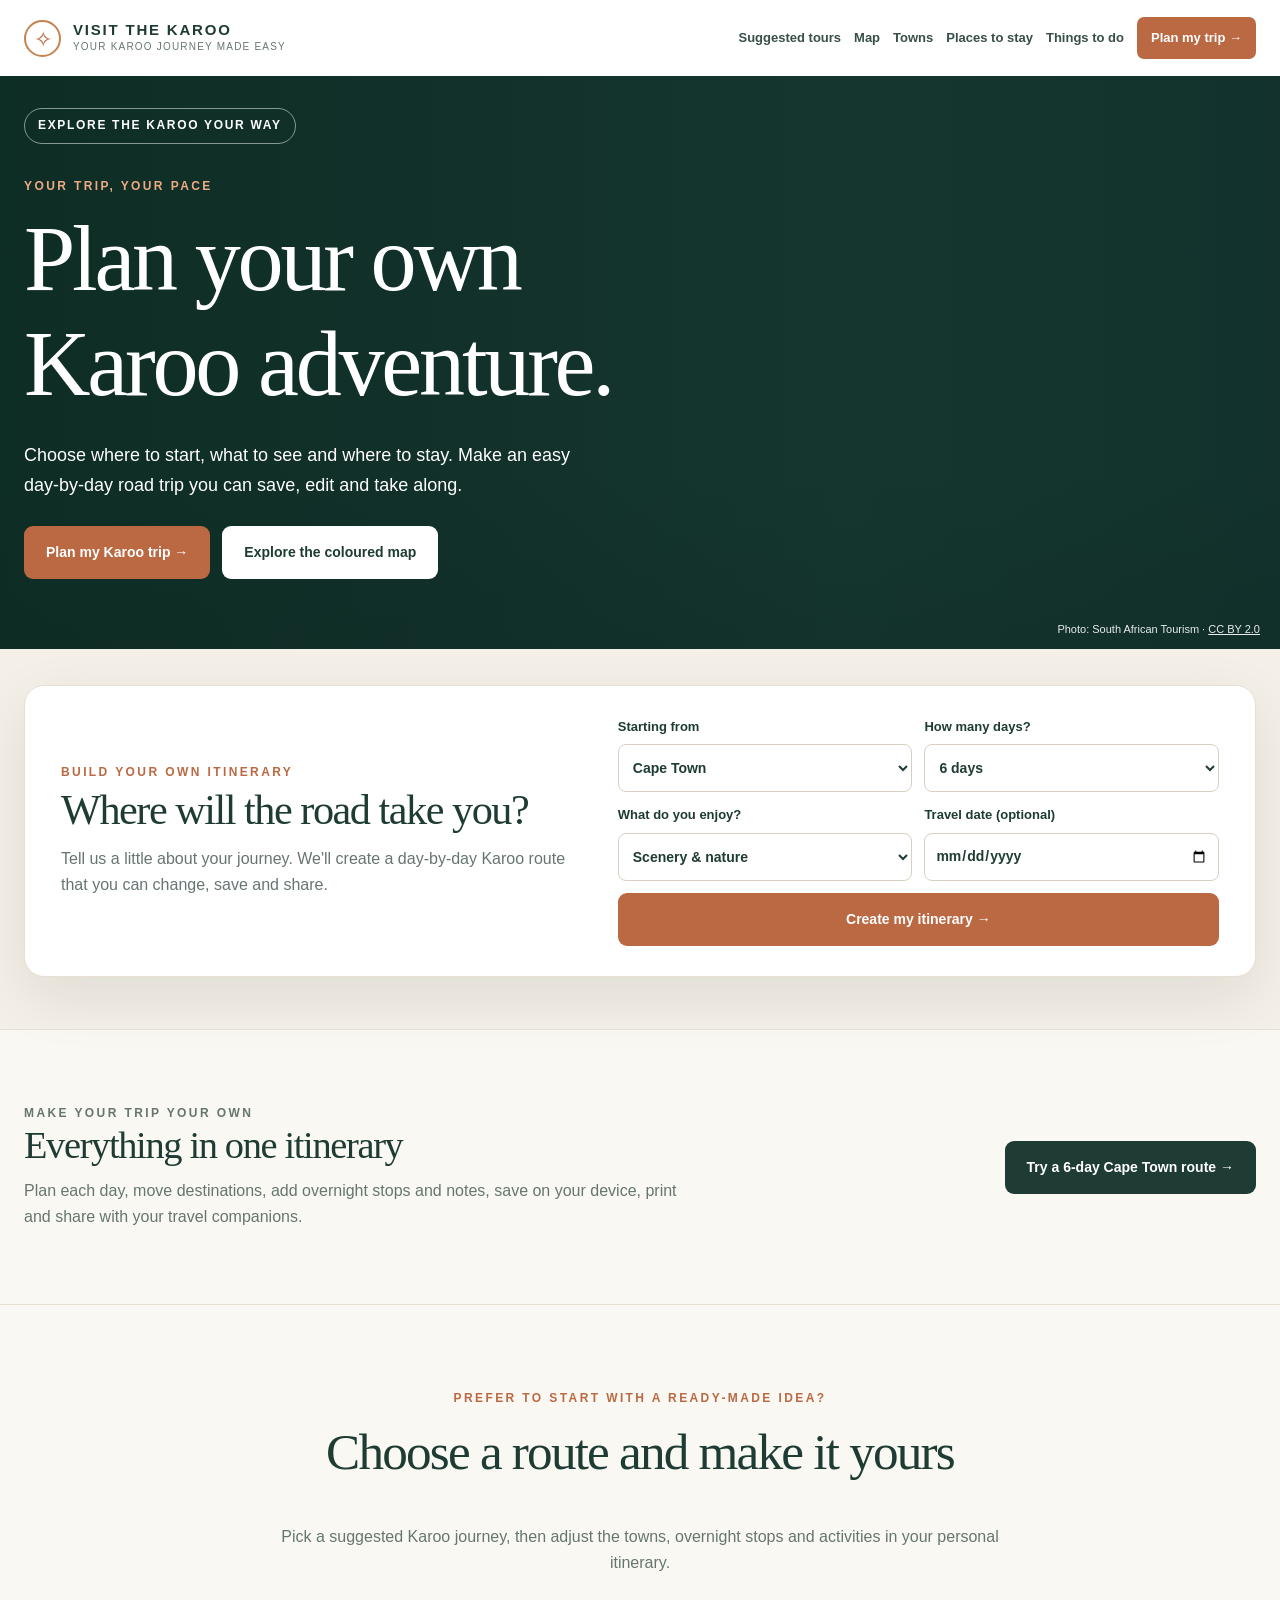
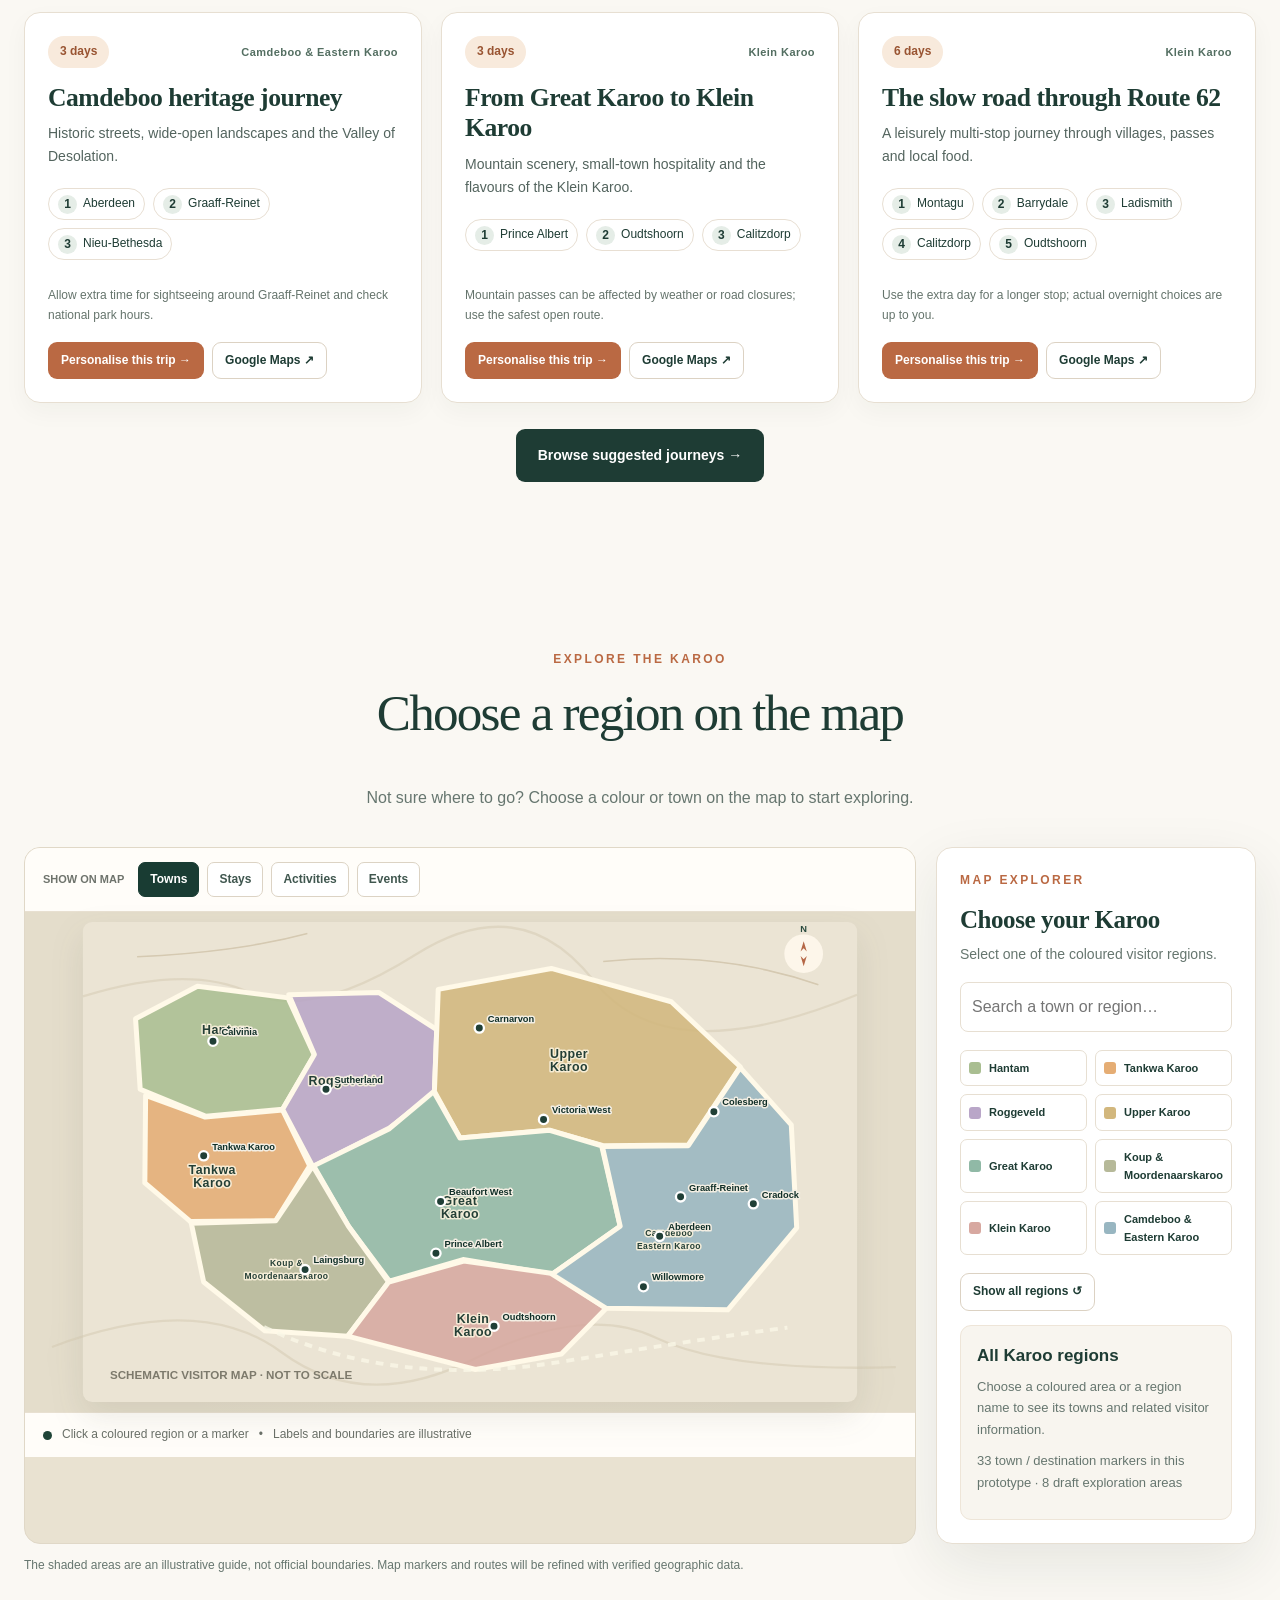
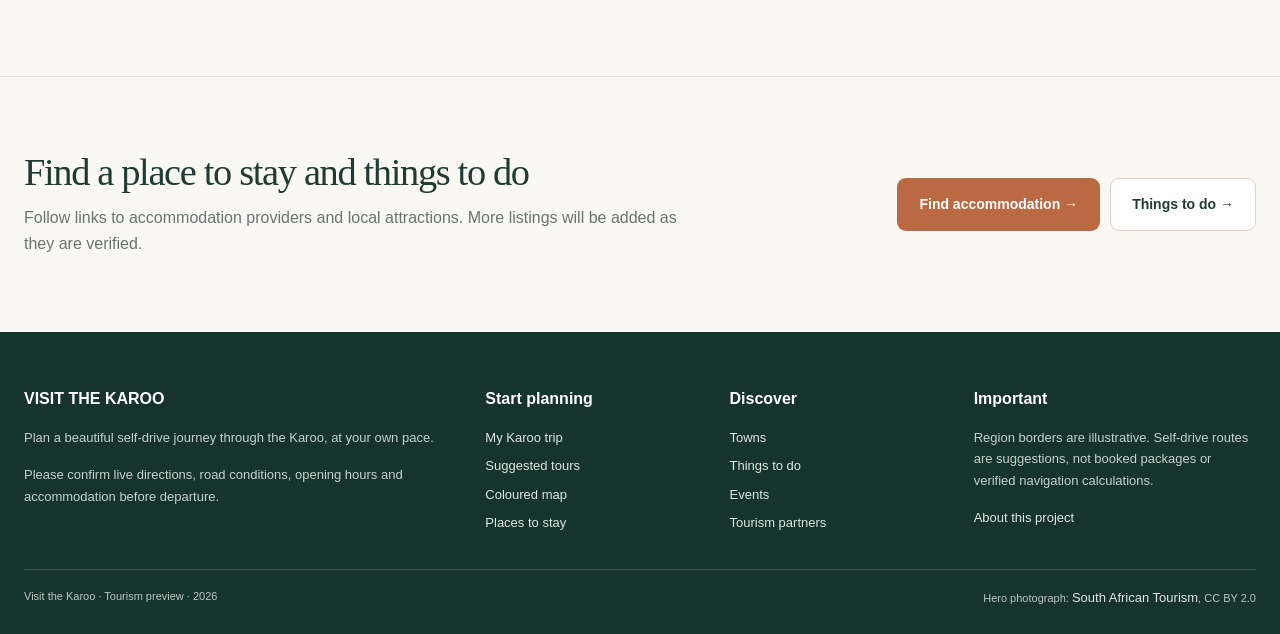
<file: index.html>
<!doctype html><html lang="en"><head><meta charset="utf-8"><meta name="viewport" content="width=device-width,initial-scale=1"><meta name="theme-color" content="#17382f"><meta name="robots" content="noindex,nofollow"><meta name="description" content="Create your own Karoo road trip itinerary. Choose a starting point, travel days and interests, then save, share and customise each stop."><meta property="og:type" content="website"><meta property="og:title" content="Plan Your Karoo Road Trip | Visit the Karoo"><meta property="og:description" content="Create your own Karoo road trip itinerary. Choose a starting point, travel days and interests, then save, share and customise each stop."><link rel="icon" type="image/svg+xml" href="favicon.svg"><link rel="stylesheet" href="assets/site.css"><title>Plan Your Karoo Road Trip | Visit the Karoo</title></head><body data-page="home"><div id="app"></div><script src="assets/app.js" defer></script></body></html>
</file>
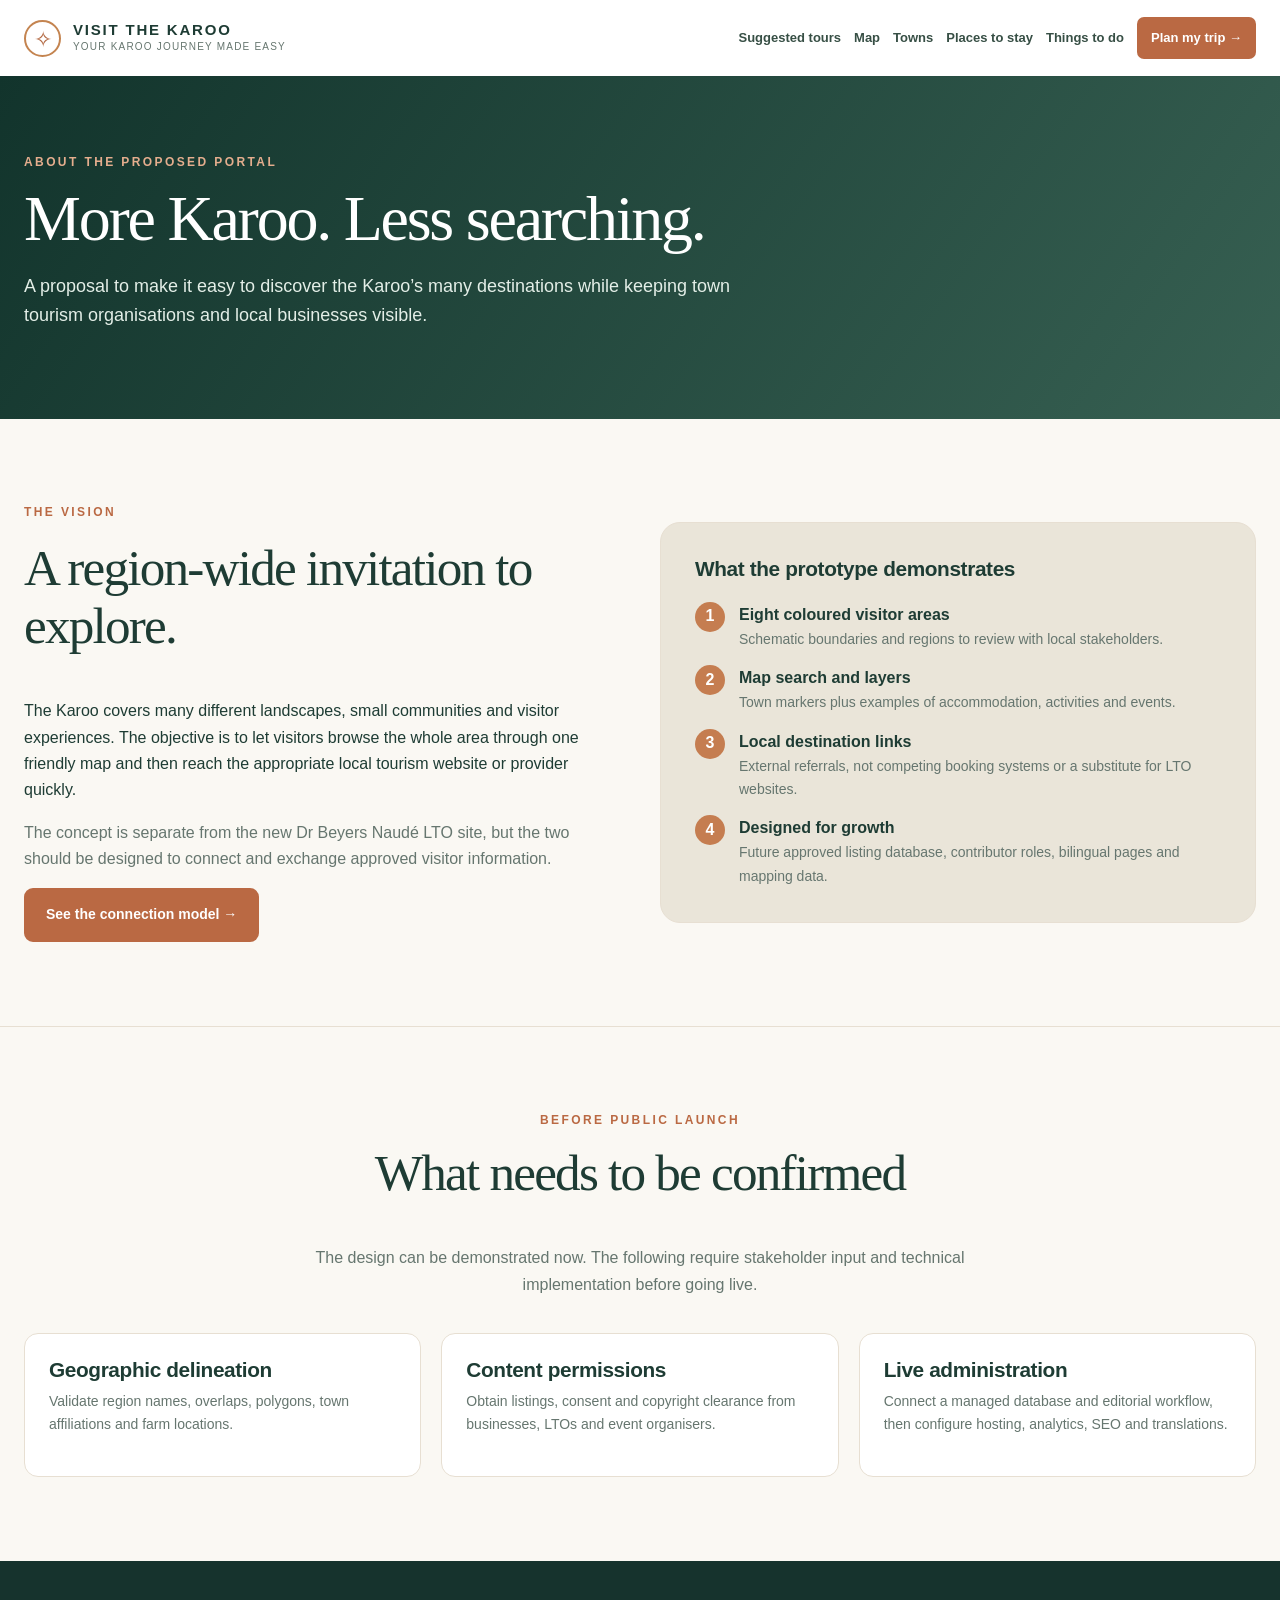
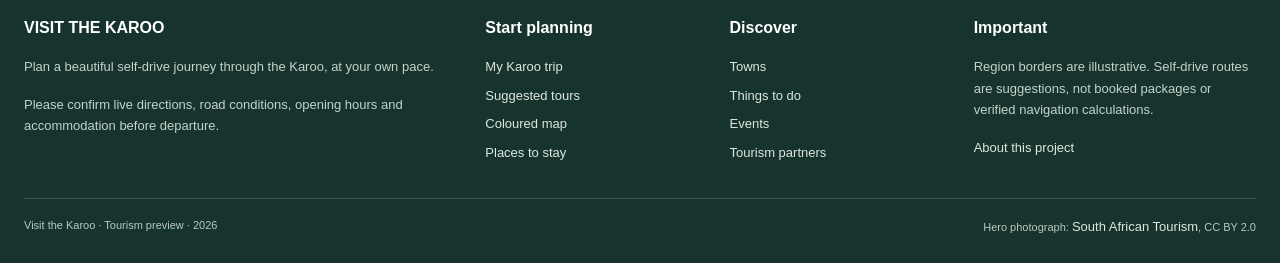
<file: about.html>
<!doctype html><html lang="en"><head><meta charset="utf-8"><meta name="viewport" content="width=device-width,initial-scale=1"><meta name="theme-color" content="#17382f"><meta name="robots" content="noindex,nofollow"><meta name="description" content="The vision for a connected tourism discovery platform covering the diverse destinations of the Karoo."><meta property="og:type" content="website"><meta property="og:title" content="About Visit the Karoo | Tourism Portal"><meta property="og:description" content="The vision for a connected tourism discovery platform covering the diverse destinations of the Karoo."><link rel="icon" type="image/svg+xml" href="favicon.svg"><link rel="stylesheet" href="assets/site.css"><title>About Visit the Karoo | Tourism Portal</title></head><body data-page="about"><div id="app"></div><script src="assets/app.js" defer></script></body></html>
</file>
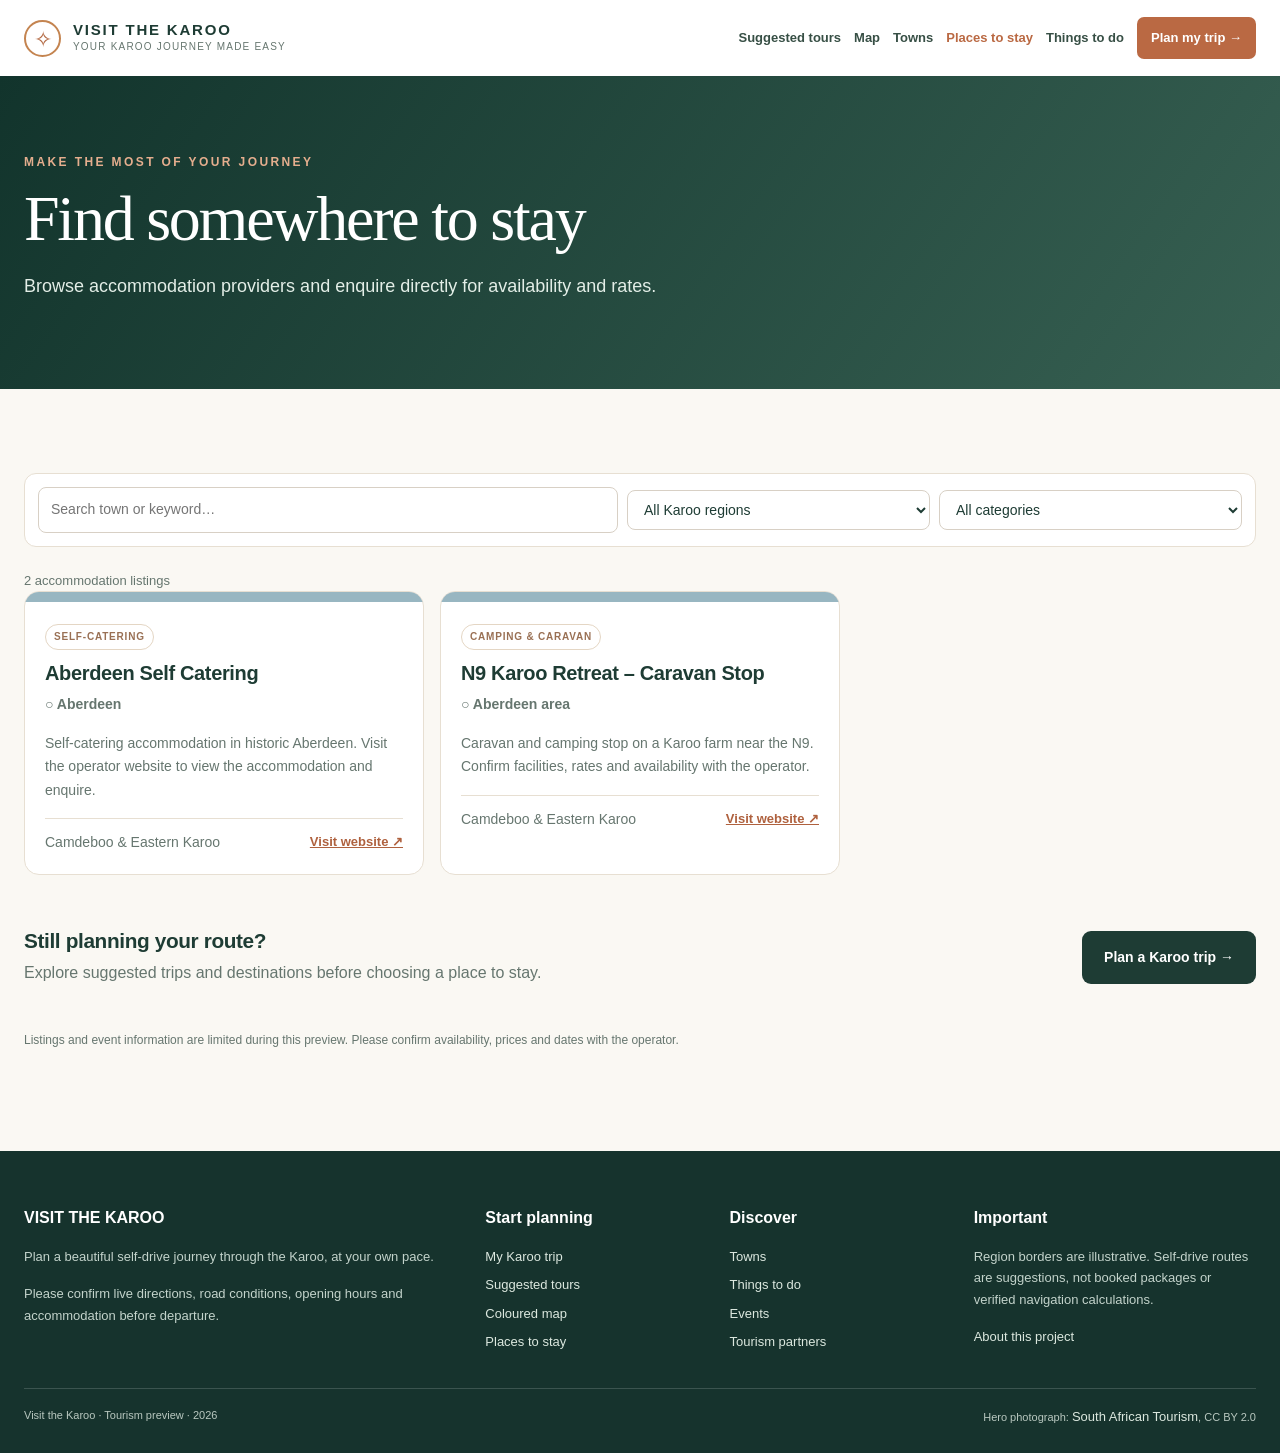
<file: accommodation.html>
<!doctype html><html lang="en"><head><meta charset="utf-8"><meta name="viewport" content="width=device-width,initial-scale=1"><meta name="theme-color" content="#17382f"><meta name="robots" content="noindex,nofollow"><meta name="description" content="Find guesthouses, hotels, self-catering, farm stays, camping and caravan stops across the Karoo."><meta property="og:type" content="website"><meta property="og:title" content="Karoo Accommodation | Visit the Karoo"><meta property="og:description" content="Find guesthouses, hotels, self-catering, farm stays, camping and caravan stops across the Karoo."><link rel="icon" type="image/svg+xml" href="favicon.svg"><link rel="stylesheet" href="assets/site.css"><title>Karoo Accommodation | Visit the Karoo</title></head><body data-page="stays"><div id="app"></div><script src="assets/app.js" defer></script></body></html>
</file>
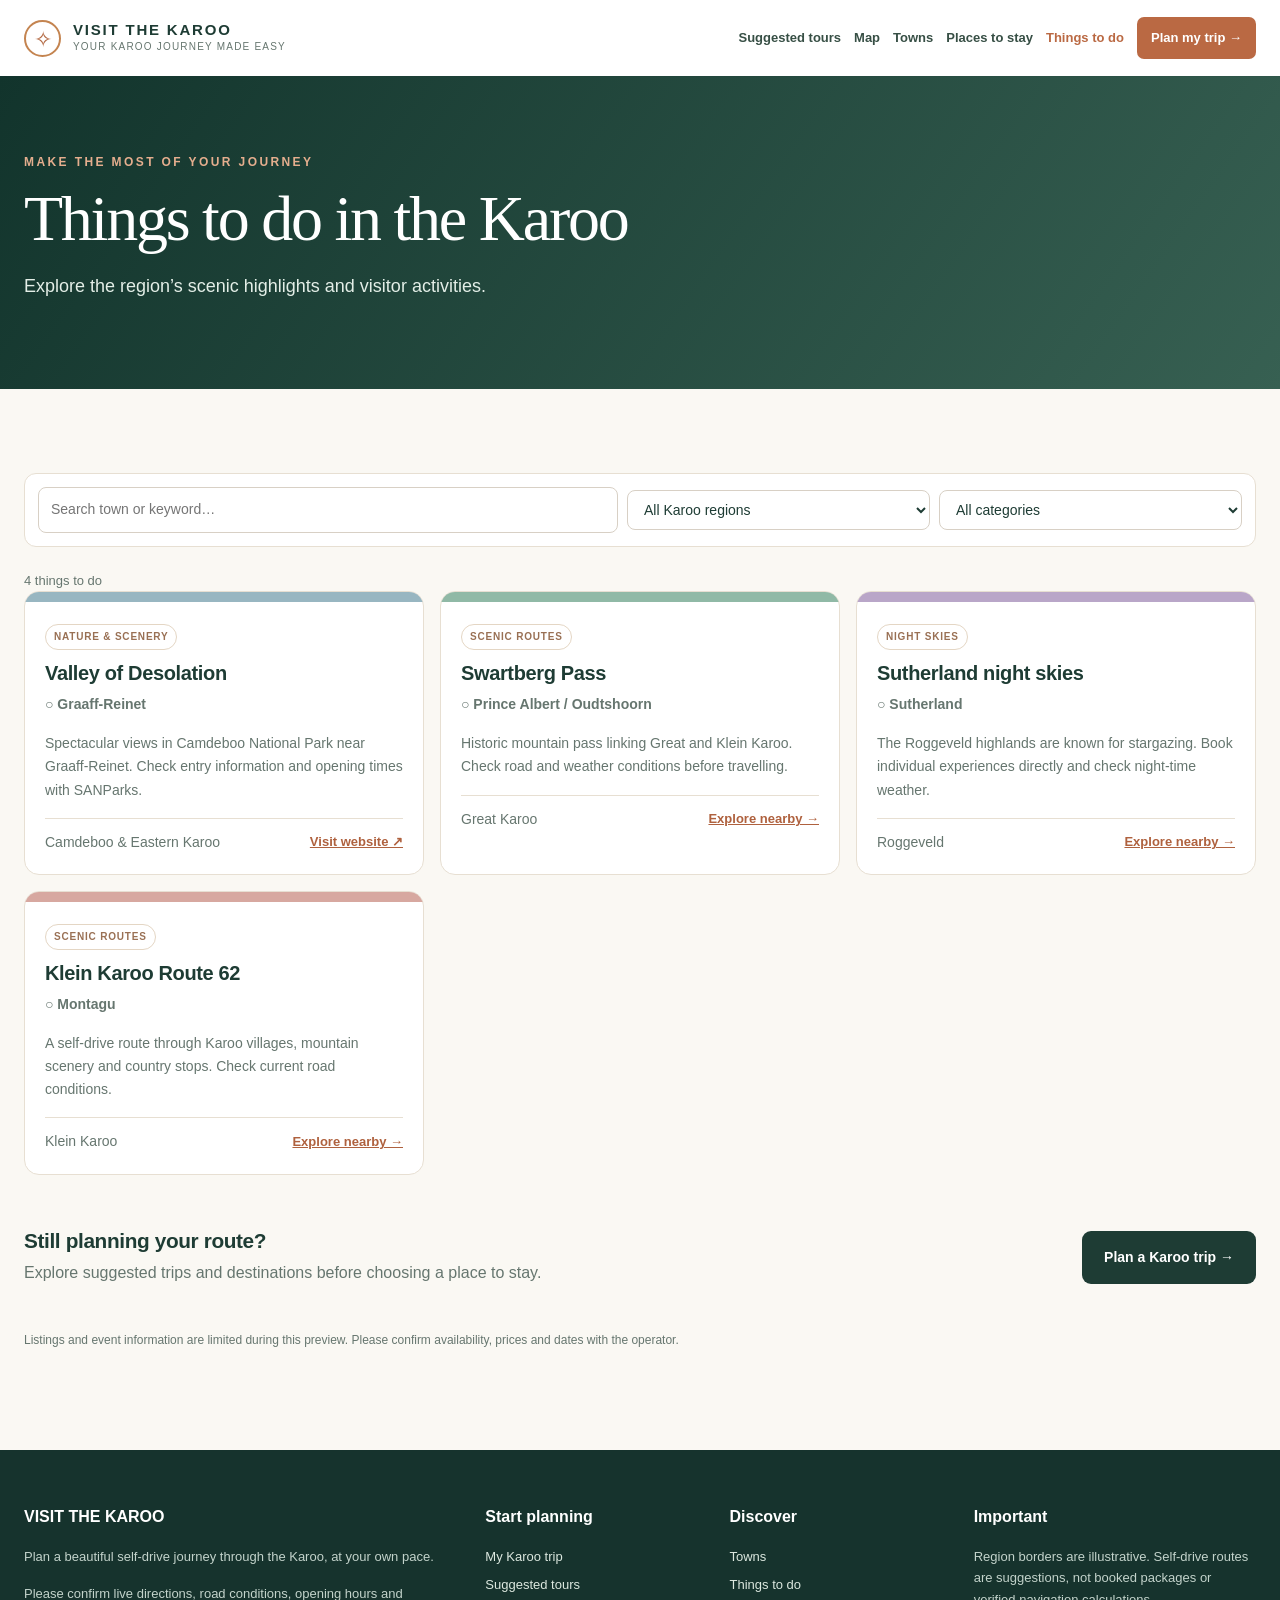
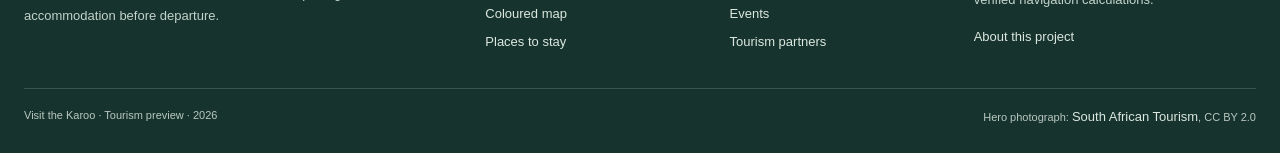
<file: activities.html>
<!doctype html><html lang="en"><head><meta charset="utf-8"><meta name="viewport" content="width=device-width,initial-scale=1"><meta name="theme-color" content="#17382f"><meta name="robots" content="noindex,nofollow"><meta name="description" content="Discover scenic drives, outdoor adventures, heritage attractions, local experiences and Karoo activities."><meta property="og:type" content="website"><meta property="og:title" content="Karoo Things To Do & Attractions | Visit the Karoo"><meta property="og:description" content="Discover scenic drives, outdoor adventures, heritage attractions, local experiences and Karoo activities."><link rel="icon" type="image/svg+xml" href="favicon.svg"><link rel="stylesheet" href="assets/site.css"><title>Karoo Things To Do & Attractions | Visit the Karoo</title></head><body data-page="activities"><div id="app"></div><script src="assets/app.js" defer></script></body></html>
</file>
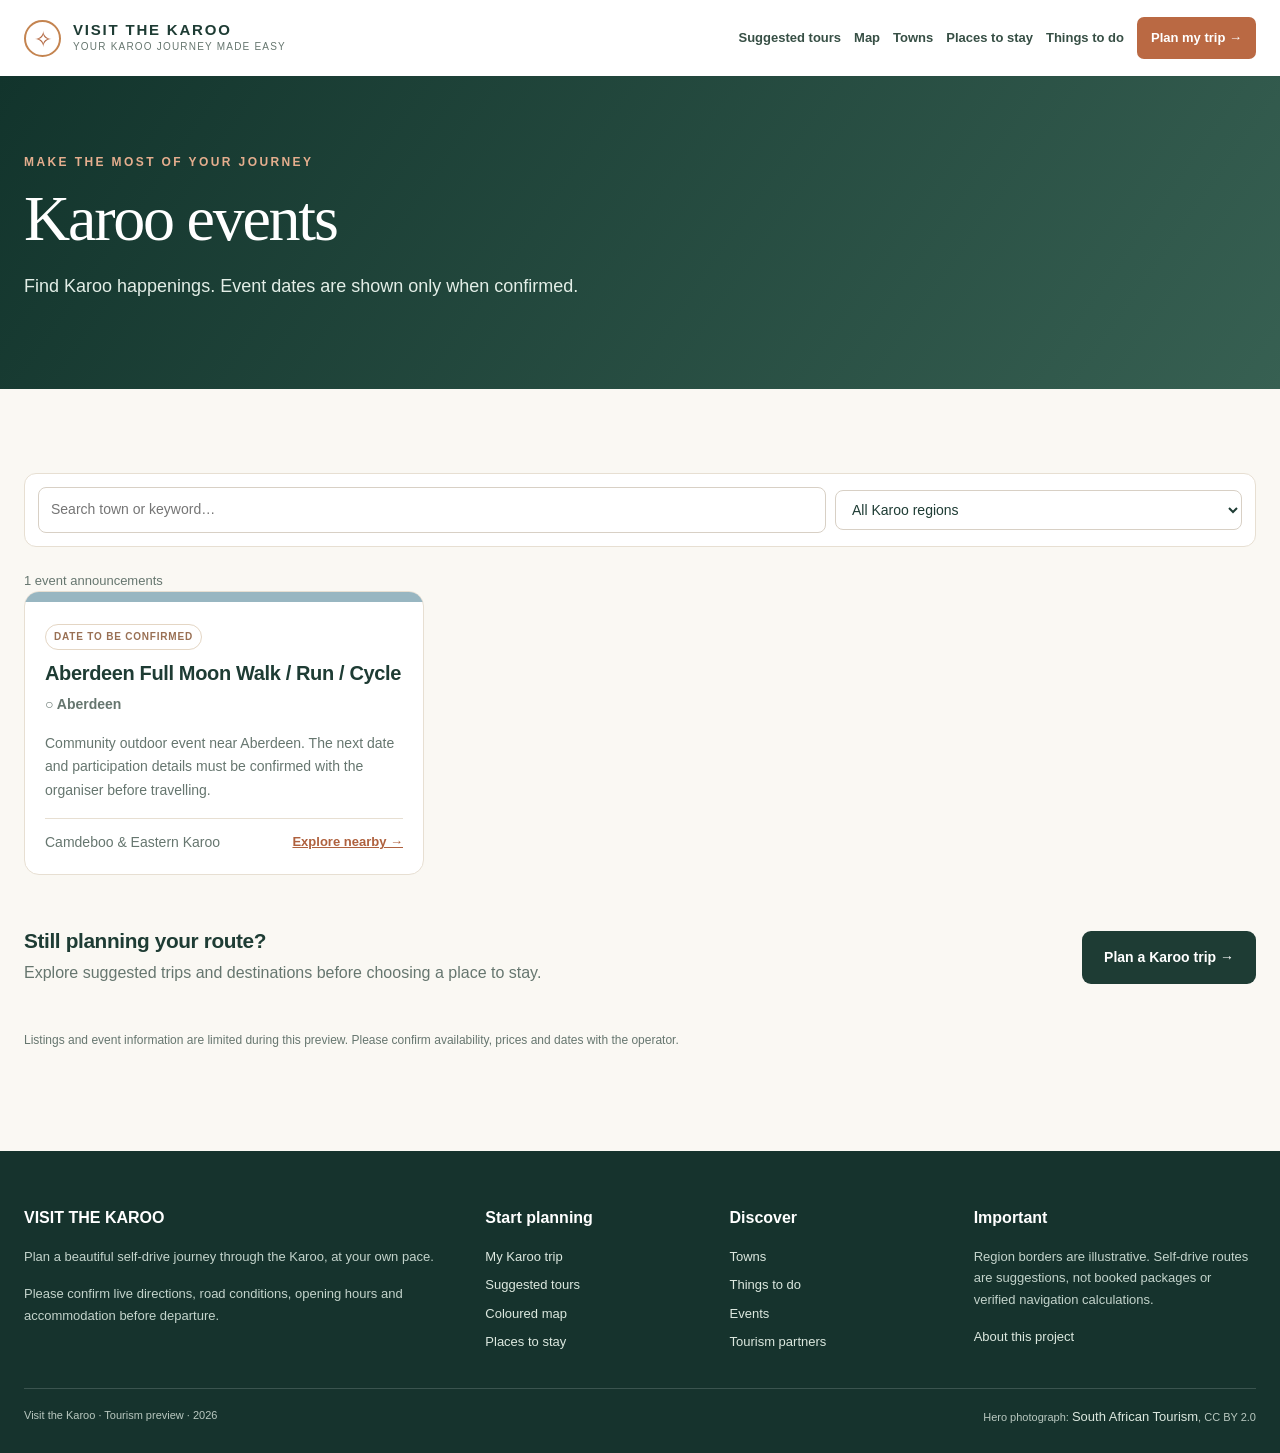
<file: events.html>
<!doctype html><html lang="en"><head><meta charset="utf-8"><meta name="viewport" content="width=device-width,initial-scale=1"><meta name="theme-color" content="#17382f"><meta name="robots" content="noindex,nofollow"><meta name="description" content="Explore the future shared events calendar for communities, festivals, walks and visitor activities."><meta property="og:type" content="website"><meta property="og:title" content="Karoo Events & Festivals | Visit the Karoo"><meta property="og:description" content="Explore the future shared events calendar for communities, festivals, walks and visitor activities."><link rel="icon" type="image/svg+xml" href="favicon.svg"><link rel="stylesheet" href="assets/site.css"><title>Karoo Events & Festivals | Visit the Karoo</title></head><body data-page="events"><div id="app"></div><script src="assets/app.js" defer></script></body></html>
</file>
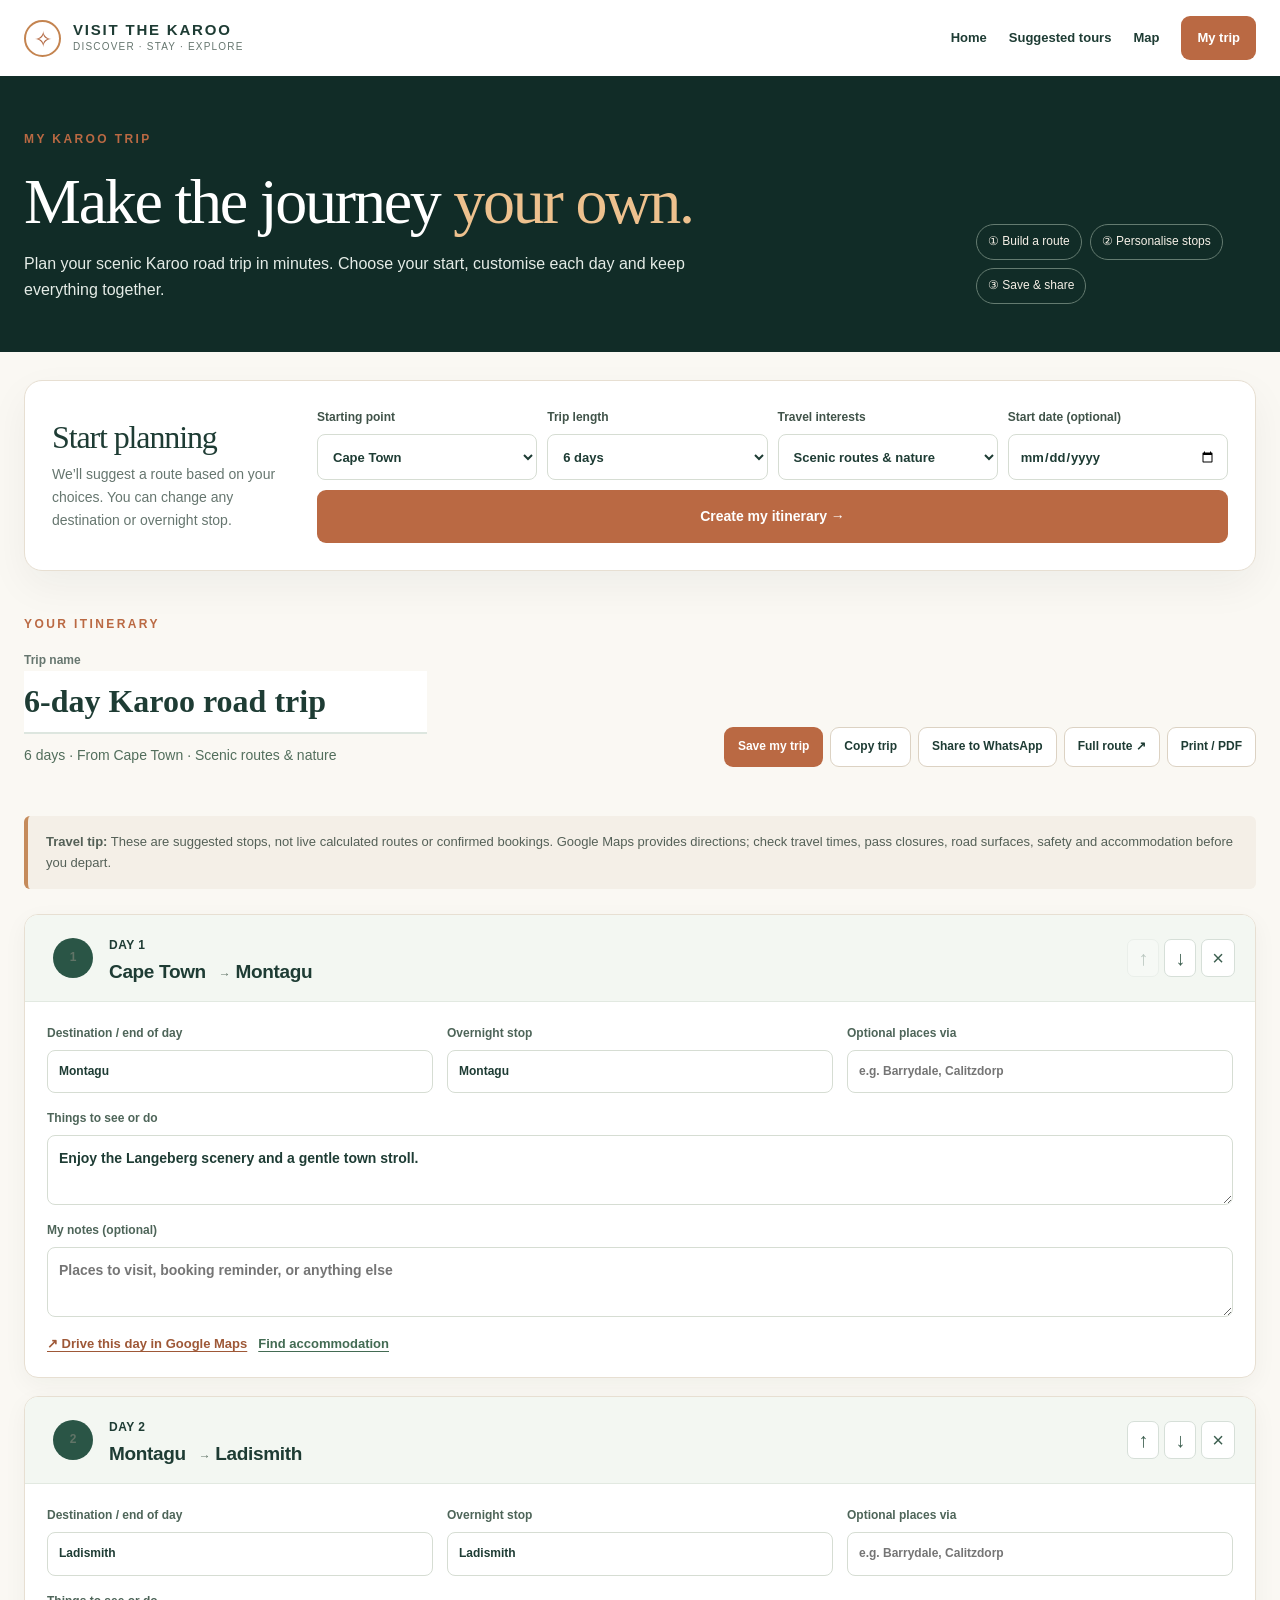
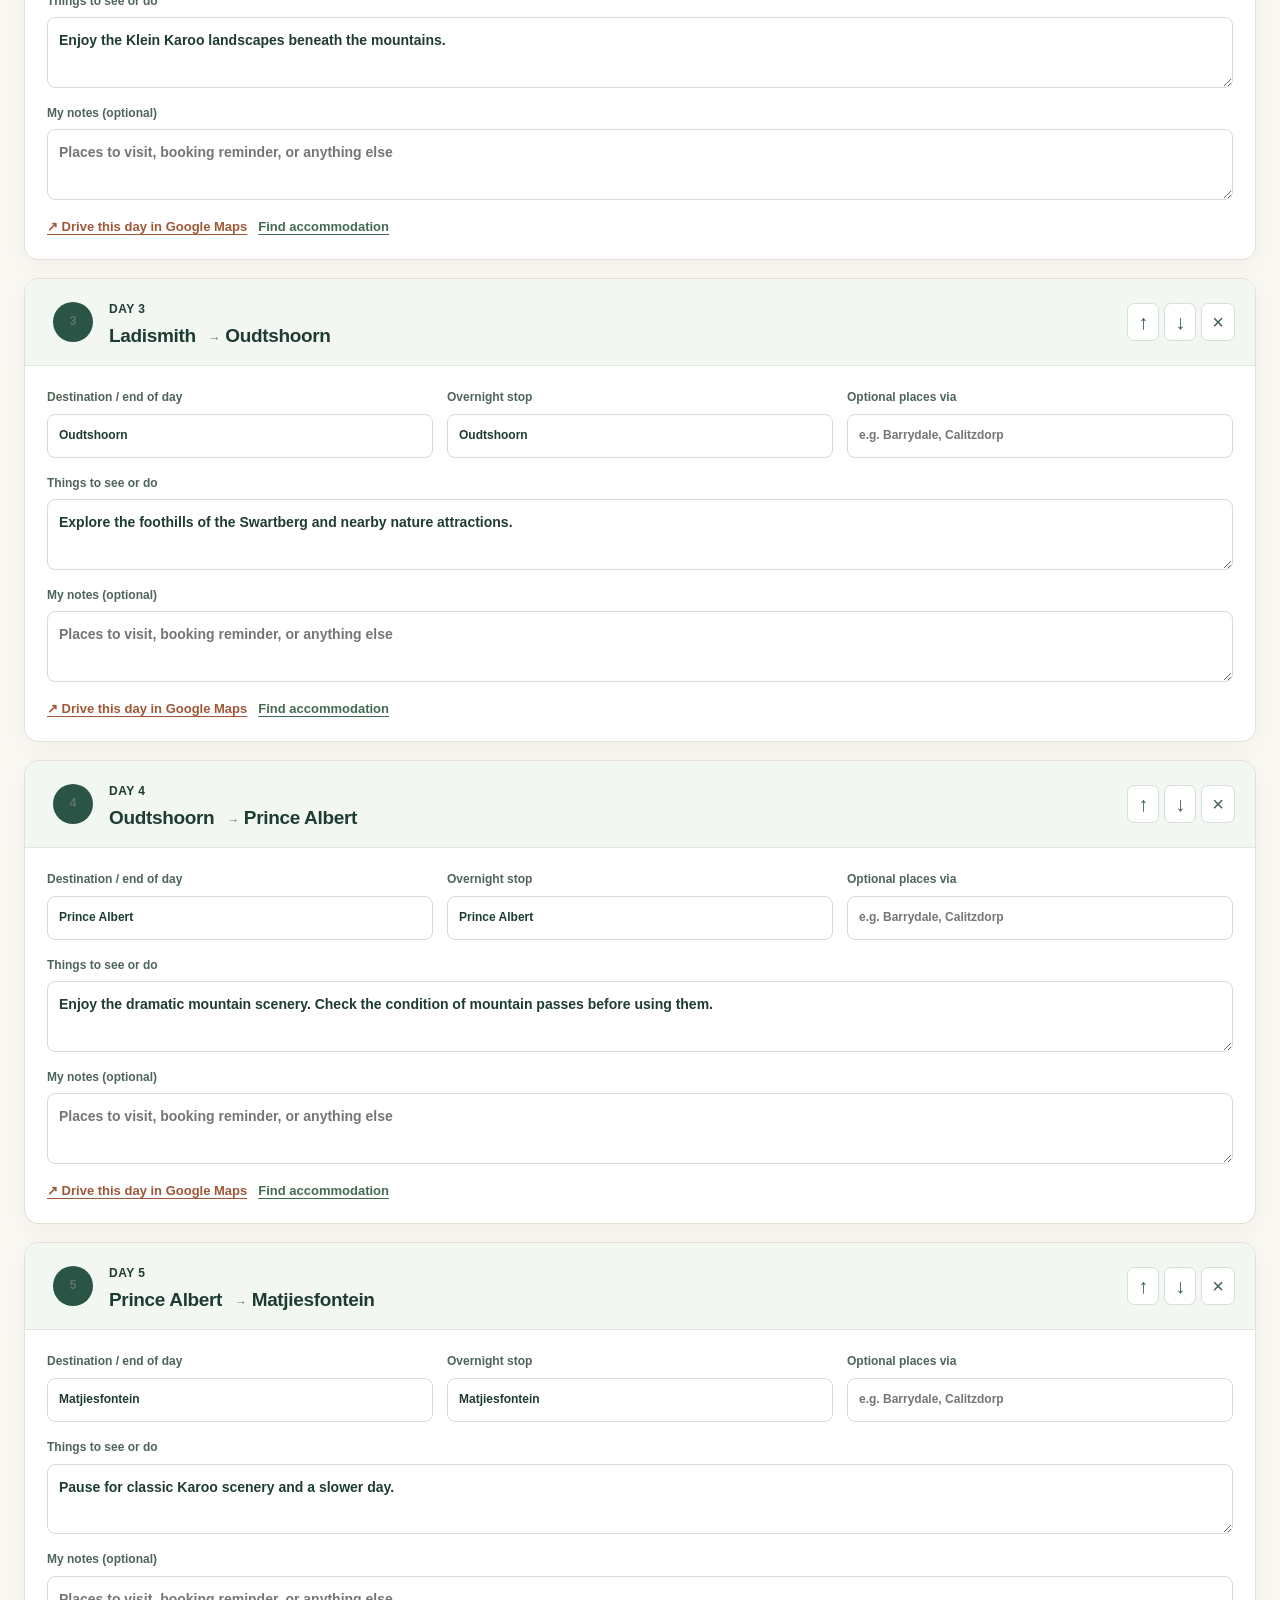
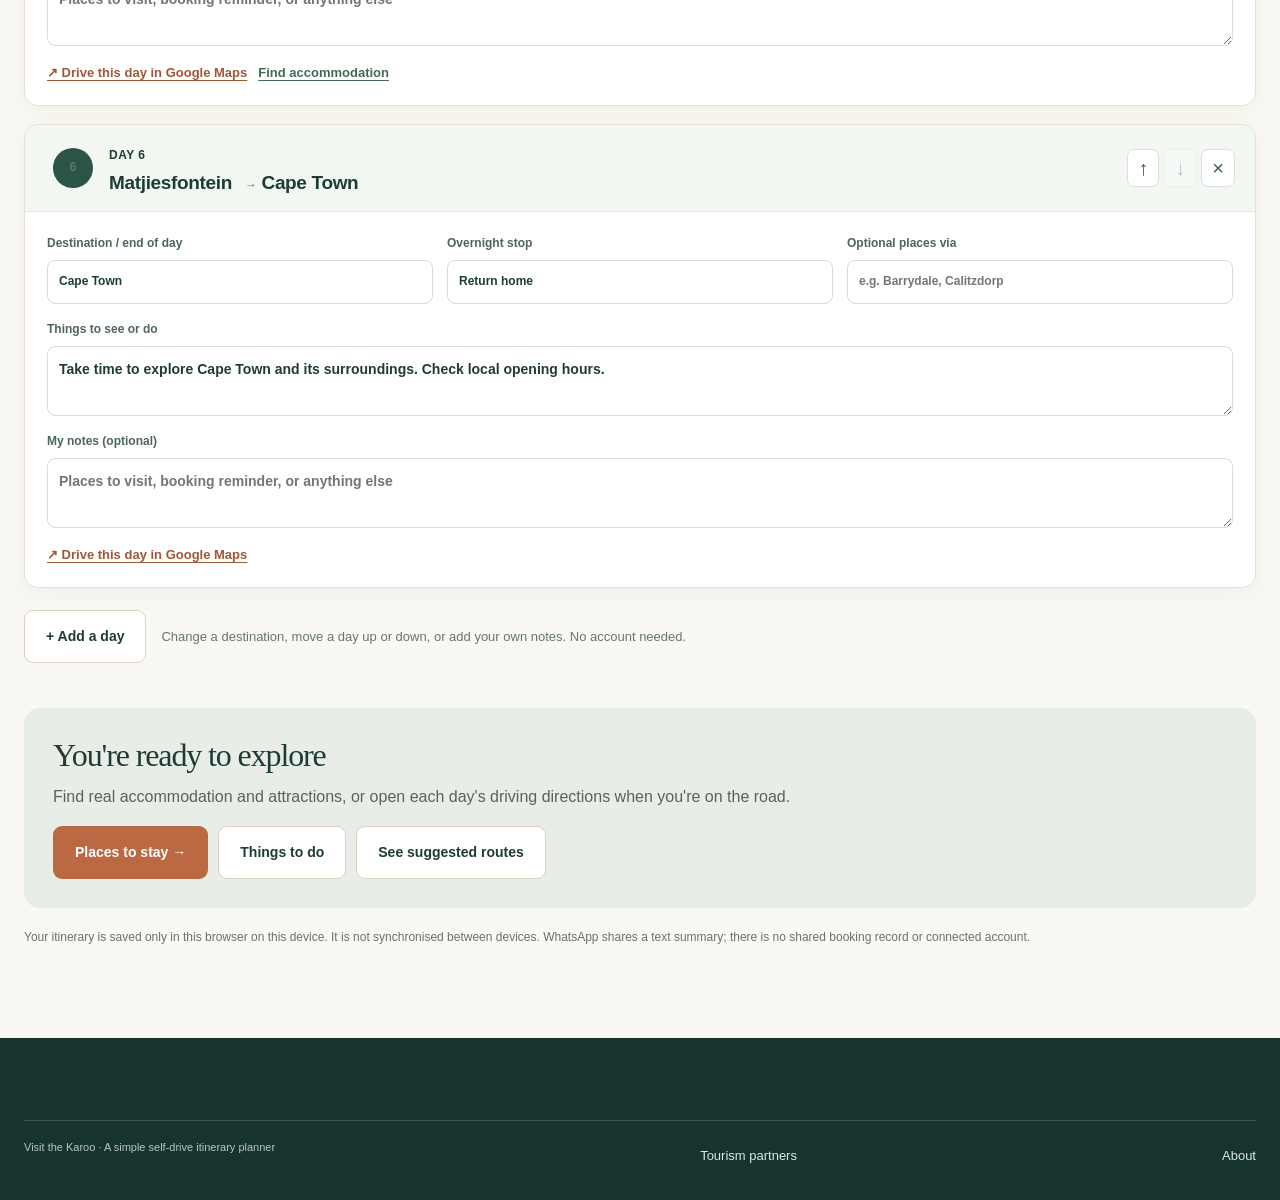
<file: planner.html>
<!doctype html><html lang="en"><head><meta charset="utf-8"><meta name="viewport" content="width=device-width,initial-scale=1"><meta name="theme-color" content="#17382f"><meta name="robots" content="noindex,nofollow"><meta name="description" content="Build your own self-drive Karoo travel itinerary. Personalise daily stops, save your trip on this device, and open Google Maps directions."><meta property="og:type" content="website"><meta property="og:title" content="Plan My Karoo Trip | Visit the Karoo"><meta property="og:description" content="Create a day-by-day self-drive road trip itinerary across South Africa's Karoo."><link rel="icon" type="image/svg+xml" href="favicon.svg"><link rel="stylesheet" href="assets/site.css"><title>Plan My Karoo Trip | Visit the Karoo</title></head><body><div id="planner-app"></div><script defer src="assets/planner.js"></script></body></html>
</file>
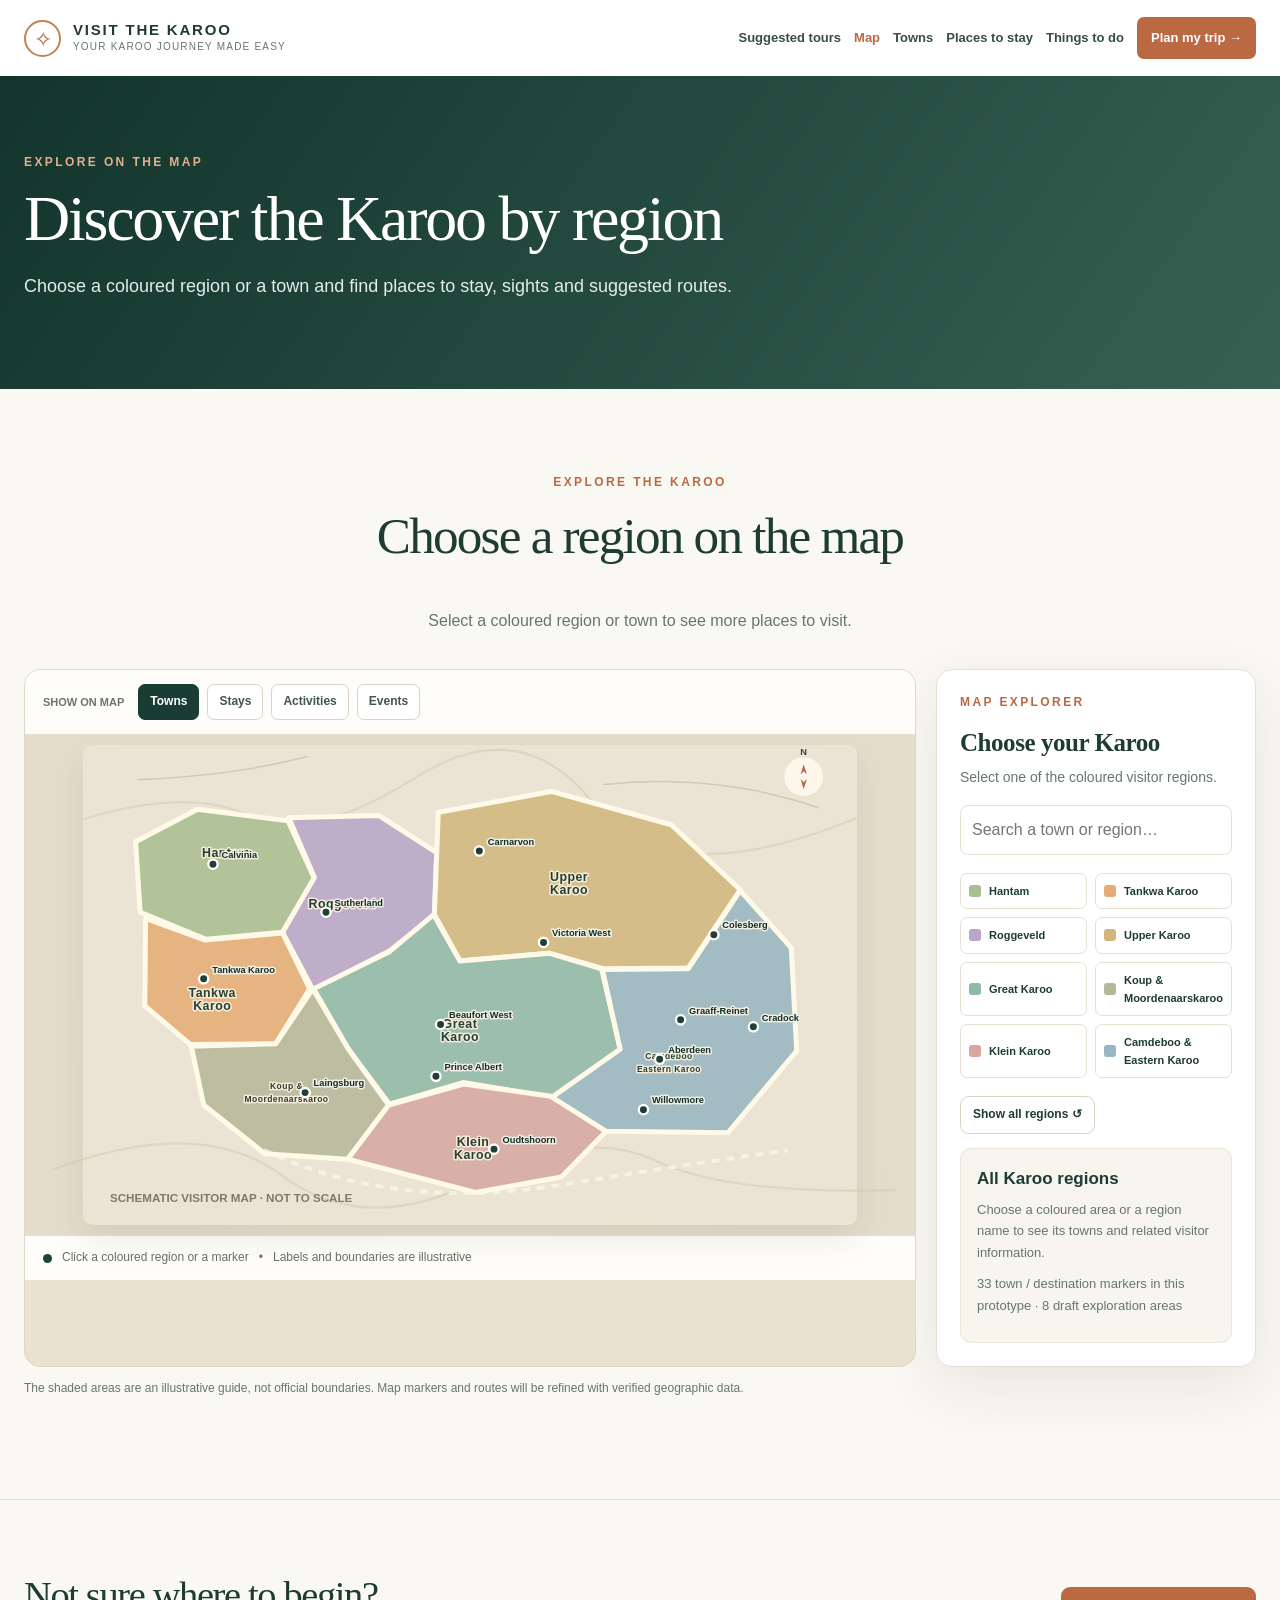
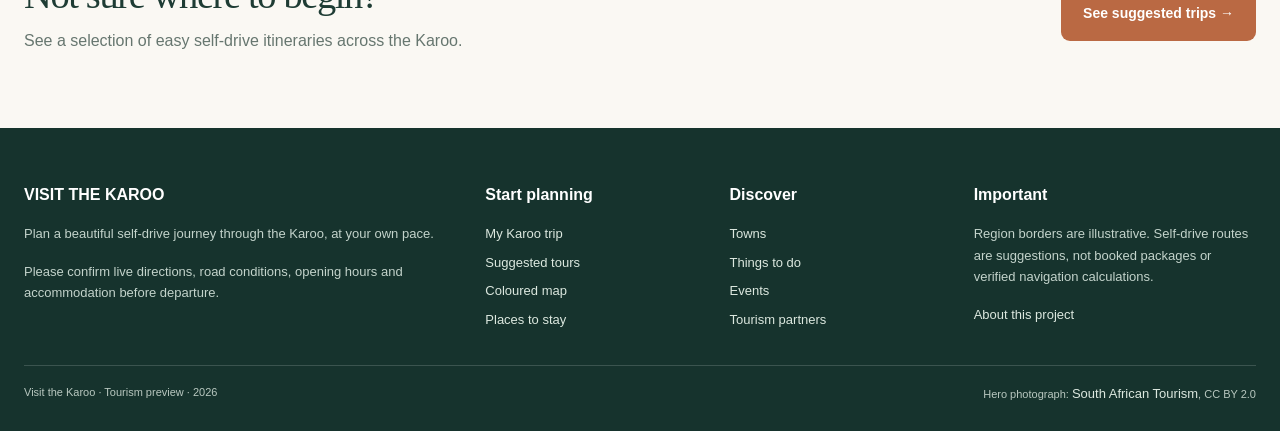
<file: regions.html>
<!doctype html><html lang="en"><head><meta charset="utf-8"><meta name="viewport" content="width=device-width,initial-scale=1"><meta name="theme-color" content="#17382f"><meta name="robots" content="noindex,nofollow"><meta name="description" content="Explore eight colour-coded Karoo visitor regions, town markers, activities and places to stay."><meta property="og:type" content="website"><meta property="og:title" content="Karoo Regions & Interactive Map | Visit the Karoo"><meta property="og:description" content="Explore eight colour-coded Karoo visitor regions, town markers, activities and places to stay."><link rel="icon" type="image/svg+xml" href="favicon.svg"><link rel="stylesheet" href="assets/site.css"><title>Karoo Regions & Interactive Map | Visit the Karoo</title></head><body data-page="regions"><div id="app"></div><script src="assets/app.js" defer></script></body></html>
</file>
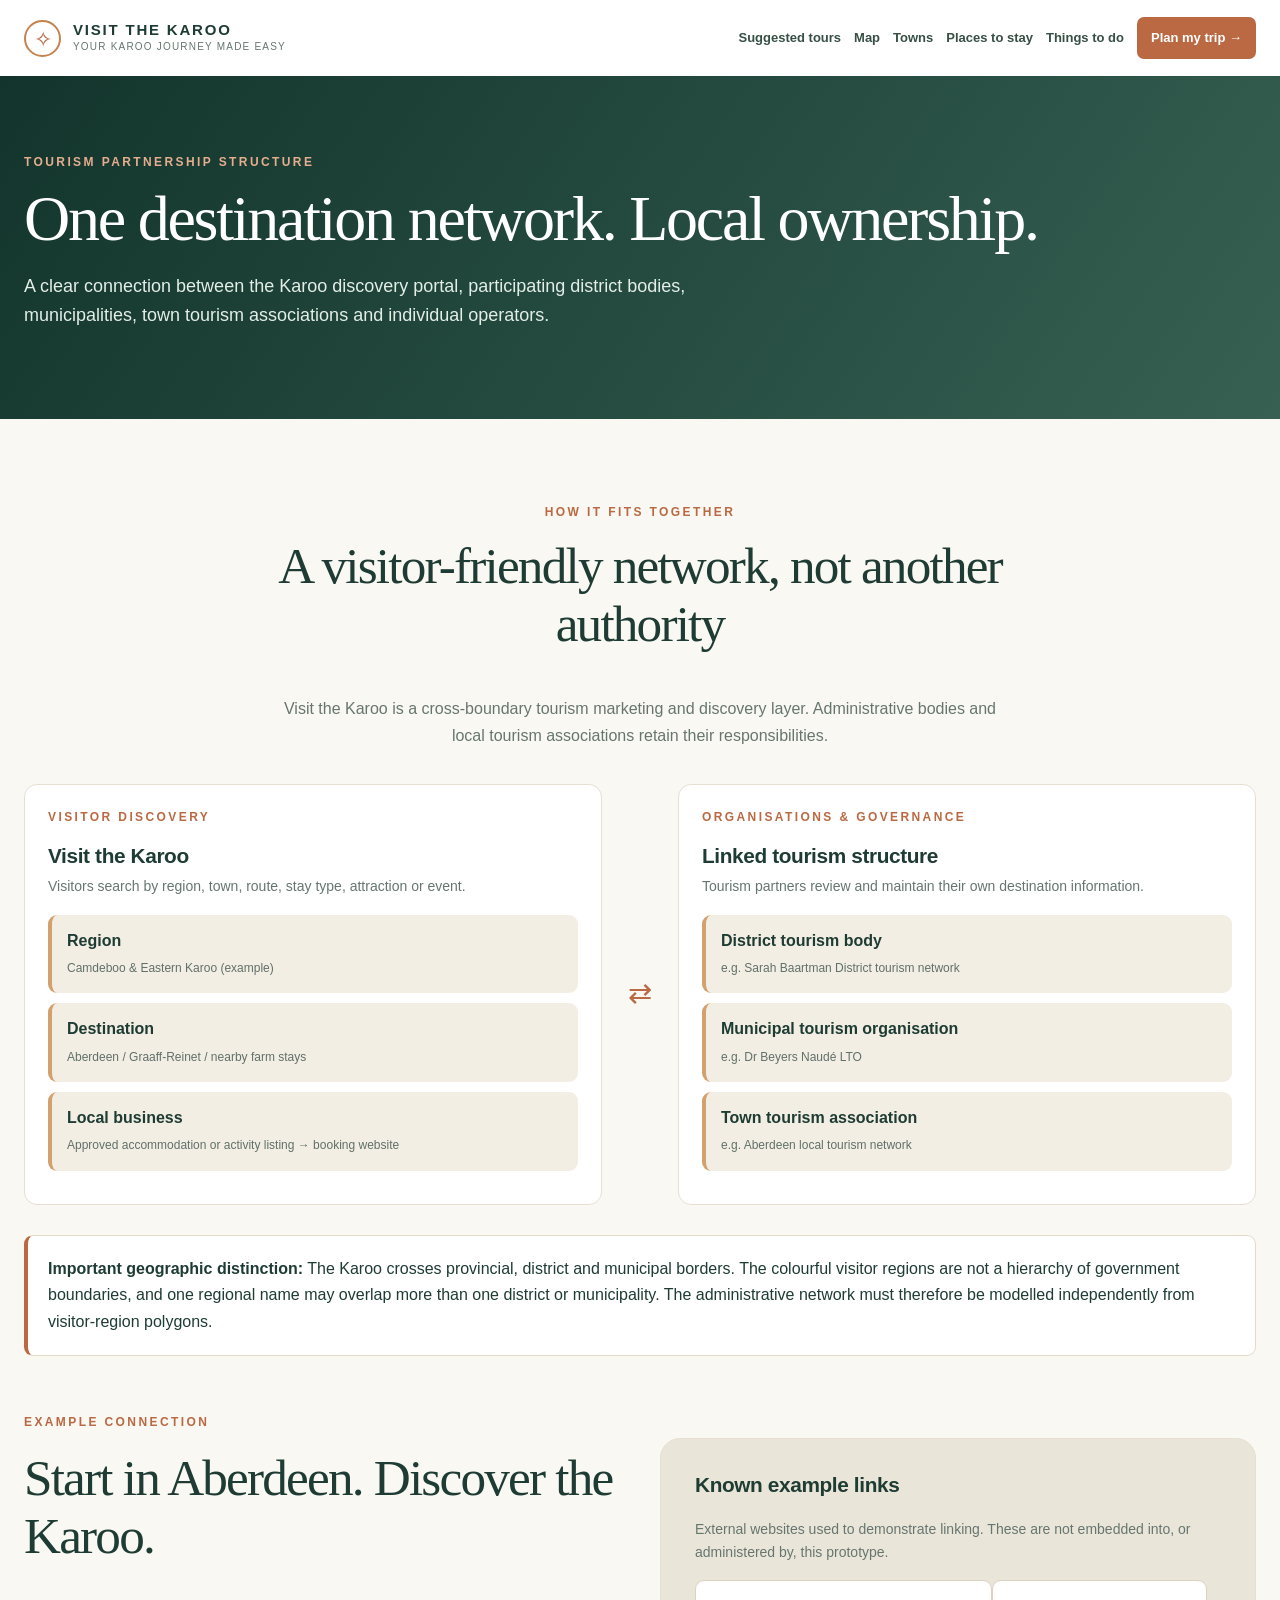
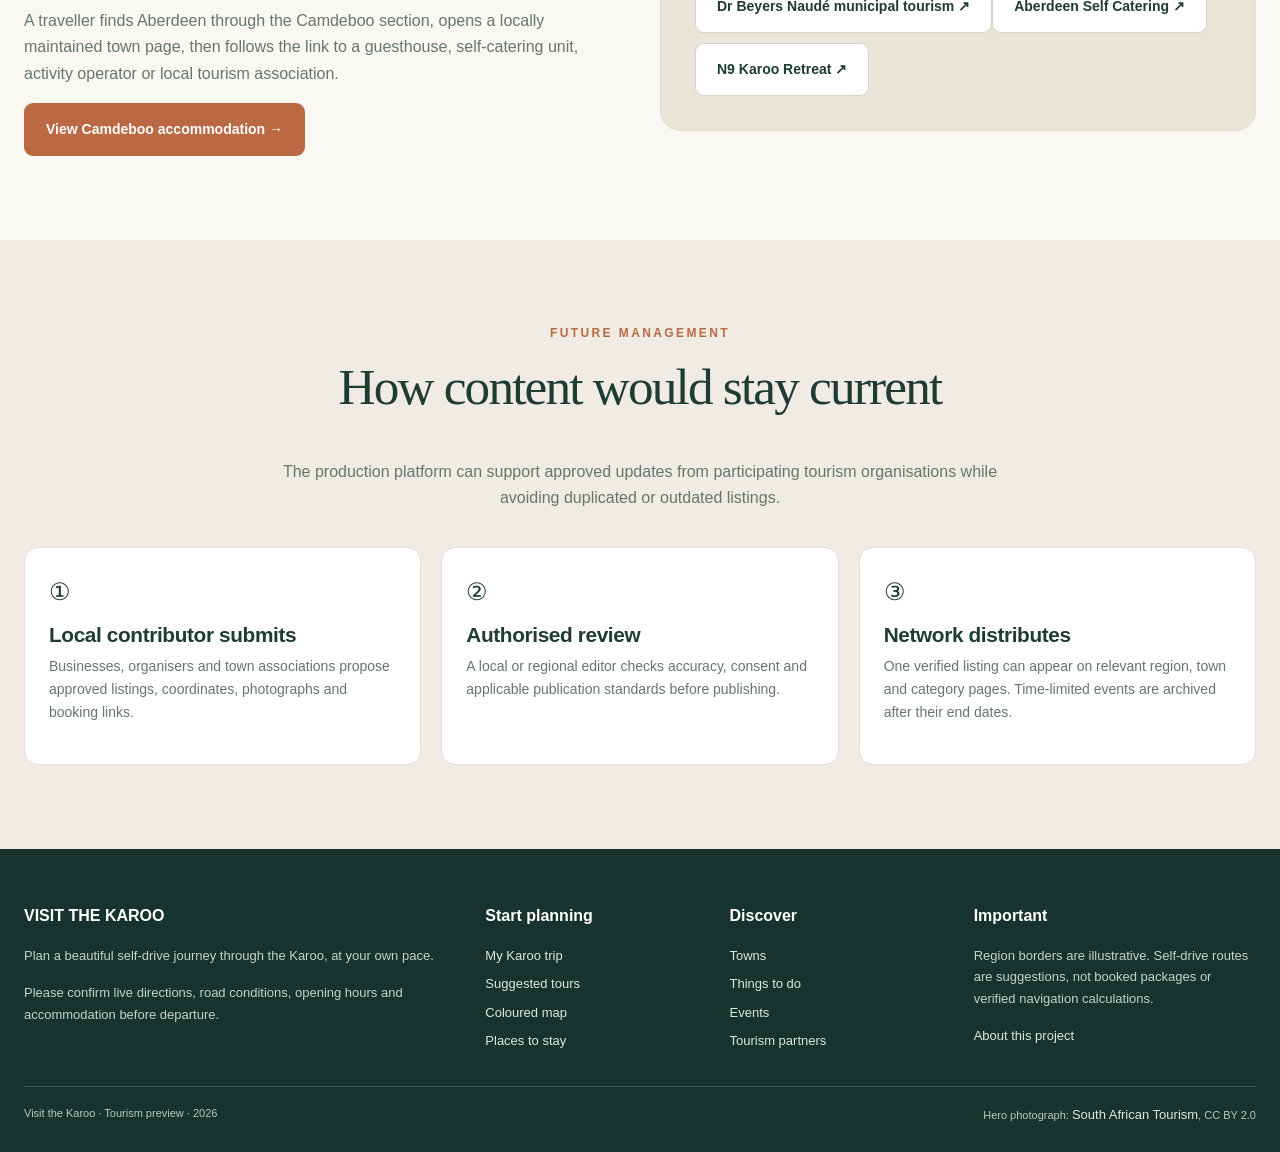
<file: tourism-network.html>
<!doctype html><html lang="en"><head><meta charset="utf-8"><meta name="viewport" content="width=device-width,initial-scale=1"><meta name="theme-color" content="#17382f"><meta name="robots" content="noindex,nofollow"><meta name="description" content="Learn how district tourism bodies, municipal LTOs, local town tourism associations and businesses can connect."><meta property="og:type" content="website"><meta property="og:title" content="Karoo Tourism Network | Visit the Karoo"><meta property="og:description" content="Learn how district tourism bodies, municipal LTOs, local town tourism associations and businesses can connect."><link rel="icon" type="image/svg+xml" href="favicon.svg"><link rel="stylesheet" href="assets/site.css"><title>Karoo Tourism Network | Visit the Karoo</title></head><body data-page="network"><div id="app"></div><script src="assets/app.js" defer></script></body></html>
</file>
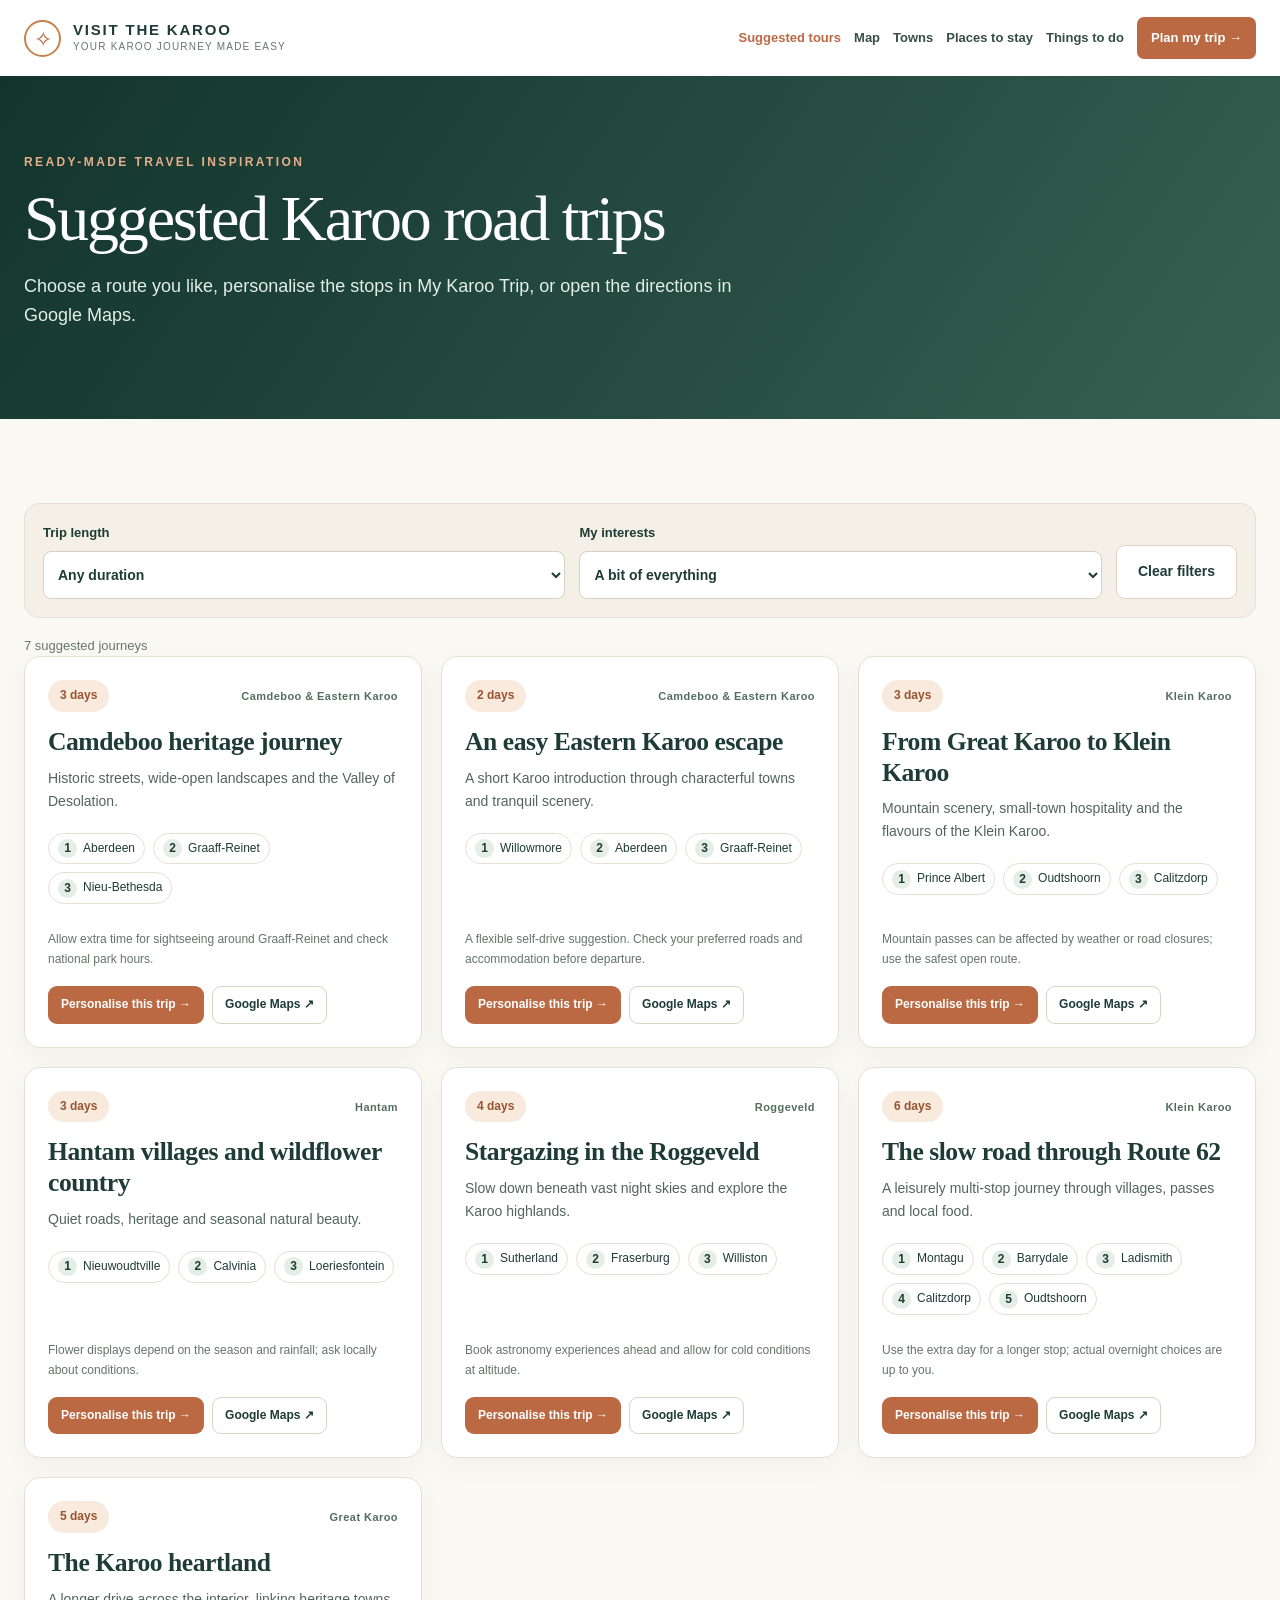
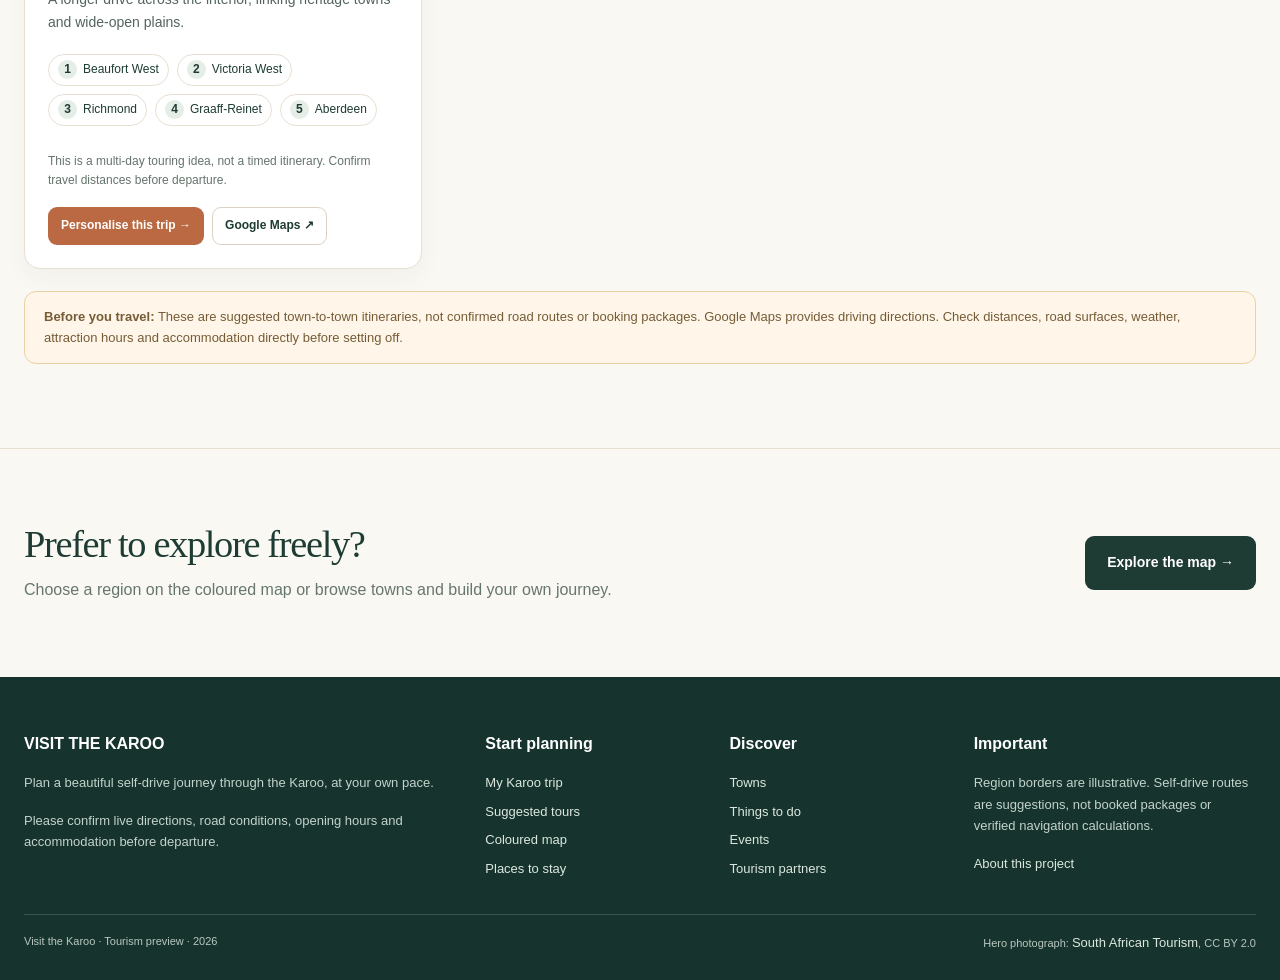
<file: tours.html>
<!doctype html><html lang="en"><head><meta charset="utf-8"><meta name="viewport" content="width=device-width,initial-scale=1"><meta name="theme-color" content="#17382f"><meta name="robots" content="noindex,nofollow"><meta name="description" content="Explore suggested self-drive Karoo tours and personalise your own journey with the day-by-day itinerary planner."><meta property="og:type" content="website"><meta property="og:title" content="Suggested Karoo Road Trips | Visit the Karoo"><meta property="og:description" content="Explore suggested self-drive Karoo tours and personalise your own journey with the day-by-day itinerary planner."><link rel="icon" type="image/svg+xml" href="favicon.svg"><link rel="stylesheet" href="assets/site.css"><title>Suggested Karoo Road Trips | Visit the Karoo</title></head><body data-page="tours"><div id="app"></div><script src="assets/app.js" defer></script></body></html>
</file>
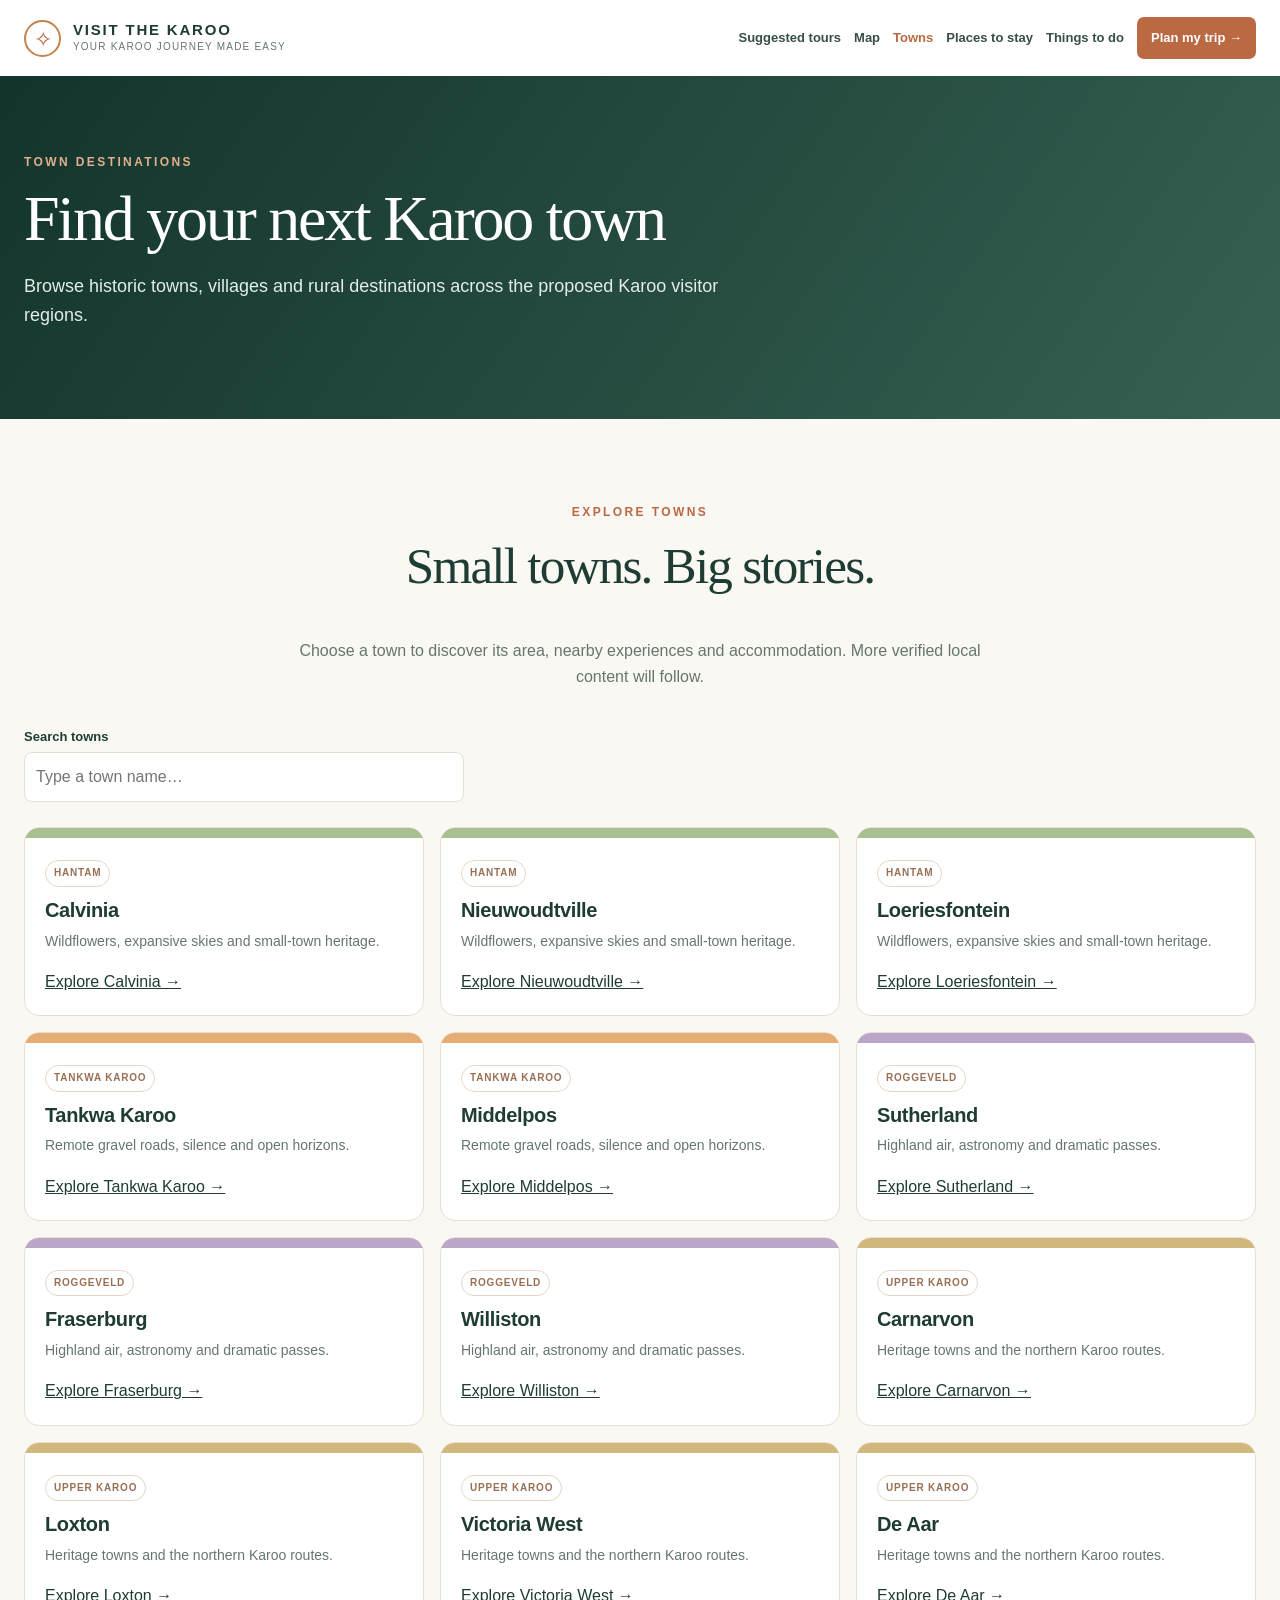
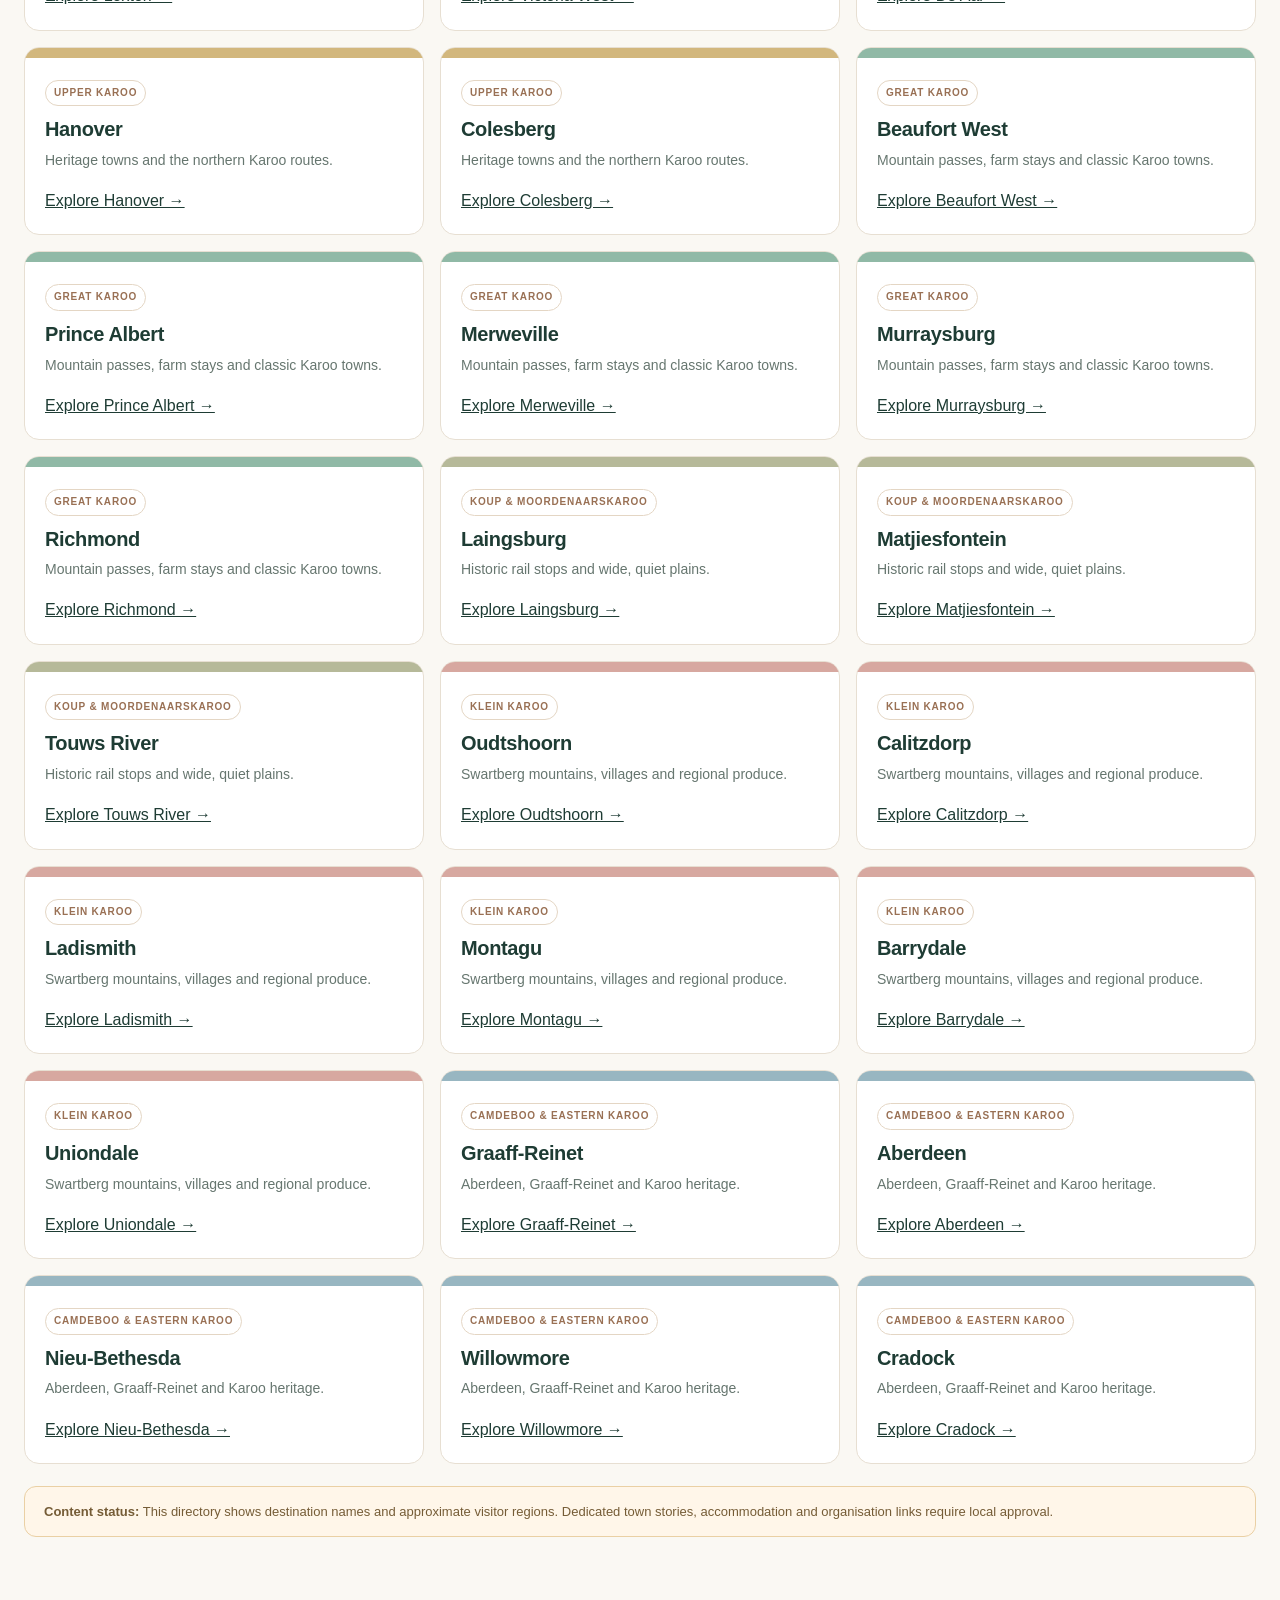
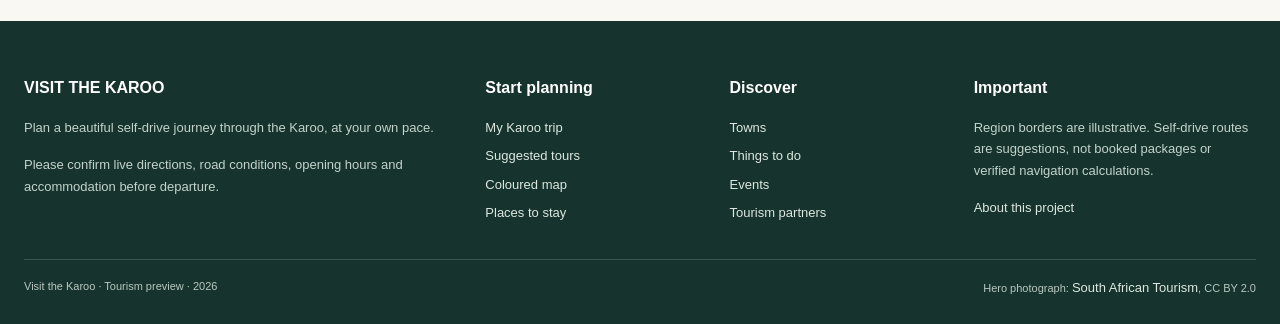
<file: towns.html>
<!doctype html><html lang="en"><head><meta charset="utf-8"><meta name="viewport" content="width=device-width,initial-scale=1"><meta name="theme-color" content="#17382f"><meta name="robots" content="noindex,nofollow"><meta name="description" content="Discover Karoo towns including Aberdeen, Graaff-Reinet, Calvinia, Beaufort West, Sutherland and Oudtshoorn."><meta property="og:type" content="website"><meta property="og:title" content="Karoo Towns & Destinations | Visit the Karoo"><meta property="og:description" content="Discover Karoo towns including Aberdeen, Graaff-Reinet, Calvinia, Beaufort West, Sutherland and Oudtshoorn."><link rel="icon" type="image/svg+xml" href="favicon.svg"><link rel="stylesheet" href="assets/site.css"><title>Karoo Towns & Destinations | Visit the Karoo</title></head><body data-page="towns"><div id="app"></div><script src="assets/app.js" defer></script></body></html>
</file>
<file: assets/site.css>
:root{--ink:#1e3c34;--deep:#112c27;--muted:#66766f;--paper:#faf8f3;--cream:#f4efe7;--line:#e7dfd2;--terra:#ba6943;--gold:#d8a86e;--white:#fff;--shadow:0 20px 60px rgba(23,42,34,.09)}
*{box-sizing:border-box}html{scroll-behavior:smooth}body{margin:0;background:var(--paper);color:var(--ink);font:16px/1.65 -apple-system,BlinkMacSystemFont,"Segoe UI",Arial,sans-serif}a{color:inherit}button,input,select{font:inherit}button{cursor:pointer}button:disabled{cursor:not-allowed}h1,h2,h3,p{margin-top:0}h1,h2,h3{line-height:1.14}h1,h2,.serif{font-family:Georgia,"Times New Roman",serif;font-weight:500;letter-spacing:-.035em}h1{font-size:clamp(3.2rem,7.2vw,6.25rem)}h2{font-size:clamp(2.4rem,4vw,3.9rem)}h3{font-size:1.3rem;letter-spacing:-.018em}p{margin-bottom:1rem}svg{display:block}a:hover{text-decoration-color:var(--terra)}:focus-visible{outline:3px solid #d29a53;outline-offset:3px}.wrap{width:min(1238px,calc(100% - 48px));margin:0 auto}.eyebrow{font-size:12px;letter-spacing:.2em;text-transform:uppercase;font-weight:800;color:var(--terra)}.muted{color:var(--muted)}.tiny{font-size:12px}.small{font-size:14px}.center{text-align:center}.spacious{padding:84px 0}.slim{padding:48px 0}.line{border-top:1px solid var(--line)}.btn{display:inline-flex;align-items:center;justify-content:center;gap:9px;border:1px solid transparent;border-radius:9px;padding:14px 21px;font-weight:750;font-size:14px;text-decoration:none;white-space:nowrap;transition:transform .2s,background .2s}.btn:hover{transform:translateY(-2px)}.btn.primary{background:var(--terra);color:#fff}.btn.primary:hover{background:#a95c39}.btn.secondary{background:#fff;color:var(--ink);border-color:#dcd2c3}.btn.dark{background:var(--ink);color:#fff}.btn.light{background:#fff;color:var(--ink)}.btn.smallbtn{padding:8px 12px;font-size:12px}.pill{display:inline-block;border:1px solid rgba(255,255,255,.5);border-radius:99px;padding:7px 13px;font-size:12px;font-weight:800;letter-spacing:.14em;text-transform:uppercase}.chip{border:1px solid var(--line);border-radius:99px;background:#fff;color:var(--ink);padding:8px 13px;font-size:13px;font-weight:700}.chip.on{background:var(--deep);color:#fff;border-color:var(--deep)}.chip:hover{border-color:var(--terra)}.header{background:#fff;box-shadow:0 1px 0 rgba(30,60,52,.08);position:relative;z-index:6}.header-inner{height:76px;display:flex;align-items:center;justify-content:space-between;gap:20px}.brand{display:flex;align-items:center;gap:12px;text-decoration:none;min-width:190px}.brand-symbol{height:37px;width:37px;border:2px solid #c48450;border-radius:50%;display:grid;place-items:center;color:#b36943;font-size:22px}.brand-main{display:block;font-size:15px;letter-spacing:.12em;font-weight:900;line-height:1.18}.brand-sub{display:block;color:var(--muted);font-size:10px;text-transform:uppercase;letter-spacing:.12em}.nav{display:flex;align-items:center;gap:21px}.nav a{font-size:13px;font-weight:700;text-decoration:none;color:#374f45;white-space:nowrap}.nav a.current,.nav a:hover{color:var(--terra)}.nav .nav-action{background:var(--terra);padding:10px 14px;color:#fff;border-radius:7px}.mobile-toggle{display:none;border:1px solid var(--line);border-radius:8px;background:#fff;padding:7px 11px}.hero{position:relative;color:#fff;min-height:515px;background:#183d37;isolation:isolate;overflow:hidden}.hero::before{position:absolute;content:"";inset:0;background-image:linear-gradient(90deg,rgba(13,45,36,.96) 0%,rgba(16,46,39,.83) 34%,rgba(17,44,37,.42) 66%,rgba(10,31,28,.37) 100%),url("https://thumb.wikimedia.org/wikipedia/commons/thumb/1/11/Karoo_Landscape%2C_Eastern_Cape%2C_South_Africa_%2820324327638%29.jpg/1280px-Karoo_Landscape%2C_Eastern_Cape%2C_South_Africa_%2820324327638%29.jpg");background-size:cover;background-position:center 57%;z-index:-1}.hero::after{content:"";position:absolute;inset:auto 0 0;background:linear-gradient(transparent,rgba(14,38,32,.22));height:180px;pointer-events:none;z-index:-1}.hero-inner{padding:32px 0 70px}.hero-content{max-width:720px;padding:33px 0 0}.hero .eyebrow{color:#eeab83}.hero h1{margin:10px 0 23px;max-width:720px}.hero p{font-size:18px;line-height:1.7;max-width:580px}.hero-cta{display:flex;gap:12px;flex-wrap:wrap;margin-top:25px}.hero-credit{position:absolute;bottom:11px;right:20px;font-size:11px;color:#fff;opacity:.9}.hero-credit a{text-decoration:underline}.note{padding:14px 19px;background:#fff6e9;border:1px solid #ead0a4;border-radius:12px;color:#755c36;font-size:13px;margin:22px 0 0}.page-hero{background:linear-gradient(125deg,#12342c,#376052);color:#fff;padding:77px 0 72px}.page-hero h1{font-size:clamp(2.7rem,5vw,4.9rem);margin:10px 0 16px}.page-hero p{font-size:18px;max-width:740px;color:#e3eee7}.section-head{max-width:800px;margin:0 auto 35px;text-align:center}.section-head p:last-child{max-width:730px;margin:0 auto;color:var(--muted)}.section-head .eyebrow{margin-bottom:14px}.map-layout{display:grid;grid-template-columns:minmax(0,1fr) 320px;gap:20px;align-items:stretch}.map-panel{background:#e9e2d1;border:1px solid #e0d8c7;border-radius:16px;overflow:hidden;min-height:545px;position:relative}.map-top{display:flex;gap:8px;align-items:center;flex-wrap:wrap;padding:14px 18px;background:#fffdf9;border-bottom:1px solid #e8e0d1}.map-top button{border:1px solid #dcd3c4;border-radius:7px;background:#fff;padding:7px 11px;font-size:12px;font-weight:800;color:#40574f}.map-top button.active{background:#193c33;color:#fff;border-color:#193c33}.map-stage{padding:10px;min-height:420px;position:relative;background:radial-gradient(ellipse at 50% 60%,rgba(248,236,212,.4),transparent 65%),#e4ddcb}.map-stage svg{width:100%;max-height:480px;height:auto;filter:drop-shadow(0 14px 16px rgba(65,70,50,.1))}.map-stage .region-path{stroke:#fff9e8;stroke-width:5;stroke-linejoin:round;fill-opacity:.86;cursor:pointer;transition:fill-opacity .2s,stroke-width .2s;vector-effect:non-scaling-stroke}.map-stage .region-path:hover,.map-stage .region-path.sel{fill-opacity:1;stroke:#254b42;stroke-width:6}.map-stage .region-label{fill:#243f36;font-size:16px;font-weight:800;letter-spacing:.6px;pointer-events:none;paint-order:stroke;stroke:rgba(249,241,219,.9);stroke-width:4px;stroke-linejoin:round}.map-stage .region-label-small{font-size:11px}.map-stage .town-marker{cursor:pointer}.map-stage .town-marker circle{fill:#203f36;stroke:#fff;stroke-width:3}.map-stage .town-marker:hover circle,.map-stage .town-marker:focus circle{fill:#c26e45;stroke-width:5}.map-stage .town-marker text{font-size:12px;fill:#102f28;font-weight:750;paint-order:stroke;stroke:#f3eee3;stroke-width:4px;stroke-linejoin:round}.map-stage .special-marker circle{fill:#c26e45}.map-foot{padding:12px 18px;background:#fffdf9;border-top:1px solid #e8e0d1;display:flex;gap:10px;align-items:center;flex-wrap:wrap;font-size:12px;color:#6a7068}.map-foot .dot{width:9px;height:9px;border-radius:50%;display:inline-block;background:#1f4437}.side-card{background:#fff;border:1px solid var(--line);border-radius:16px;box-shadow:var(--shadow);padding:23px}.side-card h3{font-family:Georgia,serif;font-size:25px;margin:0 0 8px}.legend{display:grid;grid-template-columns:1fr 1fr;gap:8px;margin:18px 0}.legend button{display:flex;align-items:center;gap:8px;border:1px solid var(--line);border-radius:7px;padding:8px;text-align:left;background:#fff;font-size:11px;font-weight:750;color:var(--ink)}.legend button.active{border-color:#1f4338;background:#eff5ef}.swatch{height:12px;width:12px;border-radius:3px;flex:none}.selected-box{background:#f8f5ef;border:1px solid #eee5d8;border-radius:11px;padding:16px;margin-top:14px}.selected-box h4{margin:0 0 6px;font-size:17px}.selected-box p{font-size:13px;color:var(--muted);margin-bottom:10px}.town-tags{display:flex;flex-wrap:wrap;gap:5px}.town-tags button{border:1px solid #d9d0c3;background:#fff;color:#2d4f43;border-radius:99px;padding:5px 8px;font-size:11px;font-weight:750}.town-tags button:hover{background:#e9e4d9}.map-search{border:1px solid var(--line);background:#fff;border-radius:8px;padding:11px;width:100%;color:var(--ink)}.cards{display:grid;grid-template-columns:repeat(4,minmax(0,1fr));gap:17px}.tile{background:#fff;border:1px solid var(--line);border-radius:14px;overflow:hidden;box-shadow:0 7px 20px rgba(41,45,38,.04);transition:transform .2s,box-shadow .2s}.tile:hover{transform:translateY(-4px);box-shadow:var(--shadow)}.tile-top{height:100px;padding:16px;display:flex;align-items:end;justify-content:space-between;position:relative;overflow:hidden}.tile-top::after{content:"";position:absolute;width:160px;height:160px;border:2px solid rgba(255,255,255,.3);border-radius:50%;left:-55px;bottom:-110px}.tile-num{font-size:12px;letter-spacing:.15em;font-weight:900;color:#244438}.tile-body{padding:17px}.tile-body h3{font-size:19px;margin-bottom:9px}.tile-body p{font-size:13px;color:var(--muted);min-height:58px}.tile-body a{font-size:13px;font-weight:800;text-decoration:none;color:#ad5b39}.feature-grid{display:grid;grid-template-columns:repeat(3,1fr);gap:20px}.feature{background:#fff;padding:24px;border-radius:14px;border:1px solid var(--line)}.feature .icon{font-size:24px;display:block;margin-bottom:12px}.feature h3{margin-bottom:8px}.feature p{font-size:14px;color:var(--muted)}.category-grid{display:grid;grid-template-columns:repeat(5,minmax(0,1fr));gap:13px}.category{display:block;text-decoration:none;background:white;border:1px solid var(--line);border-radius:14px;padding:22px 15px;text-align:center}.category .icon{font-size:30px}.category strong{display:block;margin-top:9px;font-size:14px}.category small{display:block;color:var(--muted);font-size:11px}.category:hover{border-color:var(--terra);box-shadow:var(--shadow)}.split{display:grid;grid-template-columns:1fr 1fr;gap:40px;align-items:center}.spotlight{padding:34px;background:#eae5d9;border:1px solid var(--line);border-radius:20px}.steps{display:grid;gap:14px}.step{display:flex;gap:14px;align-items:flex-start}.step-number{height:30px;width:30px;display:grid;place-items:center;background:#c57d50;color:#fff;border-radius:50%;font-weight:800;flex:none}.step p{margin:0;color:var(--muted);font-size:14px}.filter-bar{display:flex;align-items:center;flex-wrap:wrap;gap:9px;background:#fff;border:1px solid var(--line);border-radius:12px;padding:13px;margin:0 0 23px}.filter-bar input{flex:2;min-width:150px}.filter-bar select{flex:1;min-width:130px}.filter-bar input,.filter-bar select{background:#fff;border:1px solid #d8d0c5;padding:10px 12px;border-radius:8px;color:var(--ink);font-size:14px}.result-grid{display:grid;grid-template-columns:repeat(3,minmax(0,1fr));gap:16px}.result{background:#fff;border:1px solid var(--line);border-radius:15px;overflow:hidden}.result-accent{height:10px;background:#dcc7aa}.result-content{padding:20px}.result h3{margin-bottom:8px;font-size:20px}.result p{font-size:14px;color:var(--muted)}.result-tag{display:inline-block;font-size:10px;letter-spacing:.08em;text-transform:uppercase;font-weight:800;border:1px solid #e4d6c4;padding:4px 8px;border-radius:99px;color:#997054;margin-bottom:12px}.result-footer{display:flex;align-items:center;justify-content:space-between;gap:12px;padding-top:12px;border-top:1px solid var(--line)}.result-footer a{color:#af613e;font-size:13px;font-weight:800}.empty{padding:30px;border:1px dashed #cfc4b5;background:#fff;border-radius:12px;color:var(--muted)}.network{display:grid;grid-template-columns:1fr 60px 1fr;gap:8px;align-items:stretch;margin:30px 0}.network-col{padding:23px;background:#fff;border-radius:13px;border:1px solid var(--line)}.network-col h3{margin:0 0 8px}.network-arrow{display:grid;place-items:center;color:var(--terra);font-size:29px}.network-level{padding:13px 15px;margin:10px 0;border-radius:9px;background:#f3eee4;border-left:4px solid #d2a16d}.network-level strong{display:block}.network-level span{font-size:12px;color:#607069}.notice{border:1px solid #e5dac8;border-left:4px solid var(--terra);padding:20px;border-radius:9px;background:#fff}.footer{background:#16332d;color:#dce8df;padding:54px 0 26px}.footer-grid{display:grid;grid-template-columns:2fr 1fr 1fr 1.3fr;gap:27px}.footer h4{color:#fff;margin:0 0 15px}.footer a{color:#dce8df;font-size:13px;display:block;margin:7px 0;text-decoration:none}.footer a:hover{color:#eab08a}.footer p{color:#c3d3cb;font-size:13px}.footer-bottom{border-top:1px solid rgba(255,255,255,.16);padding-top:17px;margin-top:28px;font-size:11px;color:#b9c8c0;display:flex;justify-content:space-between;flex-wrap:wrap;gap:12px}.badge-demo{display:inline-block;border-radius:99px;padding:5px 9px;background:#fff4e5;color:#8c613f;font-size:11px;font-weight:800}.map-banner{display:flex;justify-content:space-between;align-items:center;gap:15px;flex-wrap:wrap}.data-count{margin:0;font-size:13px;color:var(--muted)}.hidden{display:none!important}
@media(max-width:1080px){.nav{gap:12px}.nav a{font-size:12px}.map-layout{grid-template-columns:minmax(0,1fr) 285px}.cards{grid-template-columns:repeat(2,minmax(0,1fr))}.category-grid{grid-template-columns:repeat(3,minmax(0,1fr))}.result-grid{grid-template-columns:repeat(2,minmax(0,1fr))}}
@media(max-width:820px){.mobile-toggle{display:block}.header-inner{height:68px}.nav{display:none;position:absolute;top:68px;left:0;right:0;background:#fff;box-shadow:0 16px 24px rgba(0,0,0,.1);padding:16px 24px;flex-direction:column;align-items:stretch;gap:9px}.nav.open{display:flex}.nav a{padding:8px}.hero{min-height:490px}.hero-content{padding-top:30px}.map-layout{grid-template-columns:1fr}.map-panel{min-height:0}.side-card{box-shadow:none}.section-head{text-align:left}.feature-grid{grid-template-columns:1fr 1fr}.split{grid-template-columns:1fr;gap:18px}.network{grid-template-columns:1fr;gap:3px}.network-arrow{transform:rotate(90deg)}.footer-grid{grid-template-columns:1fr 1fr}}
@media(max-width:540px){.wrap{width:min(100% - 28px,1238px)}.hero-inner{padding:25px 0 57px}.hero h1{font-size:clamp(3.05rem,14vw,4.25rem)}.hero p{font-size:15px}.hero .eyebrow{font-size:11px}.hero-credit{font-size:9px;left:14px;right:auto}.spacious{padding:57px 0}.slim{padding:30px 0}.cards,.feature-grid,.result-grid{grid-template-columns:1fr}.category-grid{grid-template-columns:repeat(2,minmax(0,1fr))}.page-hero{padding:55px 0}.map-stage{padding:2px}.map-stage svg{min-height:280px}.map-stage .region-label{font-size:17px}.legend{grid-template-columns:1fr 1fr}.footer-grid{grid-template-columns:1fr}.brand-main{font-size:13px}.brand-sub{font-size:9px}.note{font-size:12px}.hero-cta .btn{width:100%}}

.town-search-label{display:block;font-size:13px;font-weight:800;margin-bottom:5px}.nav{gap:13px}

/* Visitor-first self-drive trip planner */
.trip-search-section{padding:36px 0 52px;background:#f4efe7}.trip-search-card{display:grid;grid-template-columns:1fr 1.15fr;gap:34px;align-items:center;background:#fff;border:1px solid #e8ded1;border-radius:20px;padding:30px 36px;box-shadow:var(--shadow)}.trip-search-card h2{font-size:clamp(2rem,3.3vw,3.25rem);margin:.2rem 0 .7rem}.trip-search-card p{margin-bottom:0}.trip-search-fields{display:grid;grid-template-columns:1fr 1fr;gap:12px;align-items:end}.trip-search-fields .btn{grid-column:1/-1;min-height:47px}.trip-search-fields label,.trip-filters label{font-size:13px;font-weight:800;display:flex;flex-direction:column;gap:7px}.trip-search-fields select,.trip-filters select{width:100%;min-height:48px;border:1px solid #d8d0c3;background:#fff;color:var(--ink);padding:10px;border-radius:8px;max-width:100%;font-size:14px}.tour-grid{display:grid;grid-template-columns:repeat(3,minmax(0,1fr));gap:19px}.tour-card{display:flex;flex-direction:column;border:1px solid #e7dfd2;background:#fff;border-radius:16px;box-shadow:0 9px 25px rgba(23,42,34,.04);padding:23px;min-width:0}.tour-card h3{font-family:Georgia,'Times New Roman',serif;font-size:clamp(1.4rem,2vw,1.9rem);line-height:1.2;margin:15px 0 9px}.tour-card p{font-size:14px}.tour-card-top{display:flex;align-items:center;justify-content:space-between;gap:8px;flex-wrap:wrap}.tour-days{font-size:12px;border-radius:999px;padding:6px 12px;background:#f8eadc;color:#995432;font-weight:800}.tour-region{font-size:11px;letter-spacing:.04em;color:#536e61;font-weight:800}.tour-summary{color:#53645e}.tour-stop-list{display:flex;flex-wrap:wrap;gap:8px;padding:4px 0 12px}.tour-stop{display:inline-flex;align-items:center;gap:6px;text-decoration:none;border:1px solid #e8dfd3;border-radius:99px;padding:5px 9px;font-size:12px;color:var(--ink)}.tour-stop:hover{background:#f4efe7}.tour-stop span{display:grid;place-items:center;width:19px;height:19px;background:#e5ede7;border-radius:50%;font-weight:800}.tour-tip{font-size:12px!important;color:#65746c;margin-top:auto;padding-top:14px}.tour-actions{display:flex;gap:8px;flex-wrap:wrap}.tour-actions .btn{white-space:normal;text-align:center}.trip-filters{display:flex;align-items:end;gap:14px;flex-wrap:wrap;padding:18px;background:#f4efe7;border:1px solid #e7dfd2;border-radius:15px;margin-bottom:17px}.trip-filters label{min-width:185px;flex:1}.trip-filters .btn{min-height:48px}.journey-next{display:flex;align-items:center;justify-content:space-between;gap:20px;padding:26px 0}.journey-next h2{font-size:clamp(2rem,3vw,3.1rem);margin:0 0 10px}.journey-next h3{margin:0 0 8px}.journey-next p{max-width:680px;color:#66766f;margin:0}.journey-links{display:flex;gap:10px;flex-wrap:wrap}.tour-card .btn:focus-visible,.tour-stop:focus-visible{outline:3px solid #d29a53;outline-offset:3px}
@media(max-width:1000px){.tour-grid{grid-template-columns:repeat(2,minmax(0,1fr))}.trip-search-card{grid-template-columns:1fr}.journey-next{flex-wrap:wrap}}
@media(max-width:690px){.trip-search-section{padding:20px 0 30px}.trip-search-card{padding:20px;gap:22px}.trip-search-fields,.tour-grid{grid-template-columns:1fr}.trip-filters{display:grid;grid-template-columns:1fr}.trip-filters label{min-width:0}.tour-actions .btn{flex:1}.journey-next{align-items:stretch;flex-direction:column}.journey-links{flex-direction:column}.journey-links .btn{width:100%}}
/* My Karoo Trip – practical, easy-to-edit itinerary designer */
.builder-nav{display:flex;align-items:center;gap:22px}.builder-nav a{font-size:13px;font-weight:750;text-decoration:none;color:var(--ink)}.builder-nav .builder-nav-current{background:var(--terra);color:#fff;border-radius:9px;padding:11px 16px}.builder-hero{background:var(--deep);color:white;padding:54px 0 48px}.builder-hero-inner{display:flex;justify-content:space-between;align-items:end;gap:20px}.builder-hero h1{font-size:clamp(2.5rem,5vw,4.5rem);margin:8px 0 12px}.builder-hero h1 em{color:#eec18e;font-style:normal}.builder-hero p:not(.eyebrow){max-width:690px;color:#e5ece7;margin:0}.builder-hero-tags{display:flex;flex-wrap:wrap;max-width:280px;gap:8px}.builder-hero-tags span{font-size:12px;border:1px solid #647b70;border-radius:99px;padding:7px 11px;color:#f6f0e7;white-space:nowrap}.builder-body{padding-top:28px;padding-bottom:90px}.builder-setup{border:1px solid var(--line);padding:27px;border-radius:18px;background:#fff;display:grid;grid-template-columns:240px 1fr;gap:25px;align-items:center;box-shadow:0 15px 40px rgba(23,42,34,.05)}.builder-setup h2{font-size:2rem;margin-bottom:8px}.builder-setup p{font-size:14px;color:var(--muted);margin:0}.builder-form{display:grid;grid-template-columns:repeat(4,minmax(0,1fr));gap:10px;align-items:end}.builder-form label{display:flex;flex-direction:column;gap:7px;font-size:12px;font-weight:800;color:#405349}.builder-form select,.builder-form input,.builder-fields input,.builder-day-body textarea,.builder-trip-title{width:100%;background:#fff;border:1px solid #d6ddd3;border-radius:8px;padding:11px;color:var(--ink);font:inherit;min-width:0}.builder-form select,.builder-form input{height:46px;font-size:13px}.builder-form .builder-create{grid-column:1/-1;min-height:46px}.builder-main{margin-top:44px}.builder-main-top{display:flex;gap:24px;justify-content:space-between;align-items:end}.builder-trip-title{border:0;border-bottom:2px solid #dde6df;border-radius:0;padding:4px 0;font-family:Georgia,serif;font-size:clamp(1.75rem,2.5vw,2.8rem);font-weight:600;max-width:520px}.builder-title-label{display:block;font-size:12px;font-weight:750;color:var(--muted)}.builder-summary{color:#526e5c;margin:10px 0 0;font-size:14px}.builder-toolbar{display:flex;gap:7px;flex-wrap:wrap;justify-content:flex-end}.builder-toolbar .btn{padding:9px 13px;font-size:12px}.builder-status{min-height:25px;font-size:13px;color:#486953;margin:12px 0}.builder-advice{background:#f4efe7;border-left:4px solid #c58b5b;border-radius:6px;padding:15px 18px;color:#546057;font-size:13px;line-height:1.65;margin-bottom:25px}.builder-days{display:grid;gap:18px}.builder-day{border:1px solid #e7dfd2;border-radius:14px;overflow:hidden;background:#fff;box-shadow:0 7px 25px rgba(23,42,34,.045)}.builder-day-heading{display:flex;justify-content:space-between;align-items:center;gap:10px;padding:16px 20px;background:#f3f7f2;border-bottom:1px solid #e2e9e1}.builder-day-head-left{display:flex;align-items:center;gap:16px}.builder-day-head-left strong{font-size:12px;letter-spacing:.04em;text-transform:uppercase}.builder-day-head-left span{font-size:12px;color:#617467;margin-left:8px}.builder-day-head-left h3{font:600 19px/1.3 -apple-system,BlinkMacSystemFont,'Segoe UI',sans-serif;margin:3px 0 0}.builder-day-num{display:grid;place-items:center;border-radius:50%;height:40px;width:40px;background:#2a5546;color:#fff;font-weight:800;font-size:16px;flex:none}.builder-arrow{color:#ac774e}.builder-move{display:flex;gap:5px}.builder-move button{border:1px solid #d6dfd8;border-radius:7px;background:#fff;padding:5px 10px;font-size:20px;line-height:1.3;color:#3c5e4f}.builder-move button:disabled{opacity:.3}.builder-day-body{padding:22px;display:grid;gap:16px}.builder-day-body label{display:flex;flex-direction:column;gap:6px;font-size:12px;font-weight:800;color:#4e6559}.builder-fields{display:grid;grid-template-columns:1fr 1fr 1fr;gap:14px}.builder-day-body textarea{resize:vertical;font-size:14px}.builder-day-actions{display:flex;gap:11px;flex-wrap:wrap}.builder-link{font-size:13px;color:#436b53;text-underline-offset:3px;font-weight:750}.builder-link-main{color:#9e5837}.builder-stay-tip{background:#f9f5ea;padding:12px 14px;border-radius:9px;font-size:12px;color:#526454}.builder-stay-tip a{color:#a25c3e;font-weight:800}.builder-add{display:flex;gap:15px;align-items:center;margin:22px 0 45px}.builder-add span{font-size:13px;color:var(--muted)}.builder-last{background:#e8eee7;border-radius:16px;padding:29px}.builder-last h2{font-size:2rem;margin:0 0 10px}.builder-last p{color:#53655a}.builder-last>div{display:flex;gap:10px;flex-wrap:wrap}.builder-privacy{color:#66746b;font-size:12px;margin-top:20px}.builder-form :focus-visible,.builder-day :focus-visible{outline:3px solid #d29a53;outline-offset:2px}
@media(max-width:1100px){.builder-setup{grid-template-columns:1fr}.builder-form{grid-template-columns:repeat(2,minmax(0,1fr))}}@media(max-width:720px){.builder-hero{padding:35px 0}.builder-hero-inner{display:block}.builder-hero-tags{max-width:100%;margin-top:17px}.builder-form,.builder-fields{grid-template-columns:1fr}.builder-setup{padding:18px}.builder-main-top{display:block}.builder-toolbar{justify-content:flex-start;margin-top:20px}.builder-day-heading{padding:12px 14px}.builder-day-body{padding:15px}.builder-day-head-left{gap:9px}.builder-day-head-left h3{font-size:15px}.builder-day-num{width:34px;height:34px}.builder-add{align-items:flex-start;flex-direction:column}.builder-nav{gap:10px}.builder-nav a{font-size:11px}.builder-nav a:nth-child(2),.builder-nav a:nth-child(3){display:none}.builder-last{padding:19px}.builder-last>div{display:grid}.builder-hero-tags span{font-size:11px}}
@media print{.header,.builder-hero-tags,.builder-setup,.builder-toolbar,.builder-status,.builder-advice,.builder-move,.builder-add,.builder-last,.builder-privacy,.builder-day-actions,.builder-stay-tip,.footer{display:none!important}.builder-hero{background:#fff!important;color:#111!important;padding:0!important}.builder-hero h1{font-size:2rem}.builder-hero p{color:#444!important}.builder-body{padding:5px}.builder-main{margin-top:10px}.builder-day{box-shadow:none;break-inside:avoid;margin-bottom:10px}.builder-day-heading{background:#fff;border-bottom:1px solid #aaa}.builder-day-body{padding:10px}.builder-day-body input,.builder-day-body textarea{border:none!important;padding:0!important;resize:none}.builder-day-body label{font-size:11px}}
.trip-search-fields input[type=date]{width:100%;min-height:48px;border:1px solid #d8d0c3;background:#fff;color:var(--ink);padding:10px;border-radius:8px;font-size:14px}
@media print{.builder-hero .eyebrow{color:#222!important}.builder-day-body textarea{min-height:46px;overflow:visible}.builder-day-heading{break-after:avoid}}
</file>
